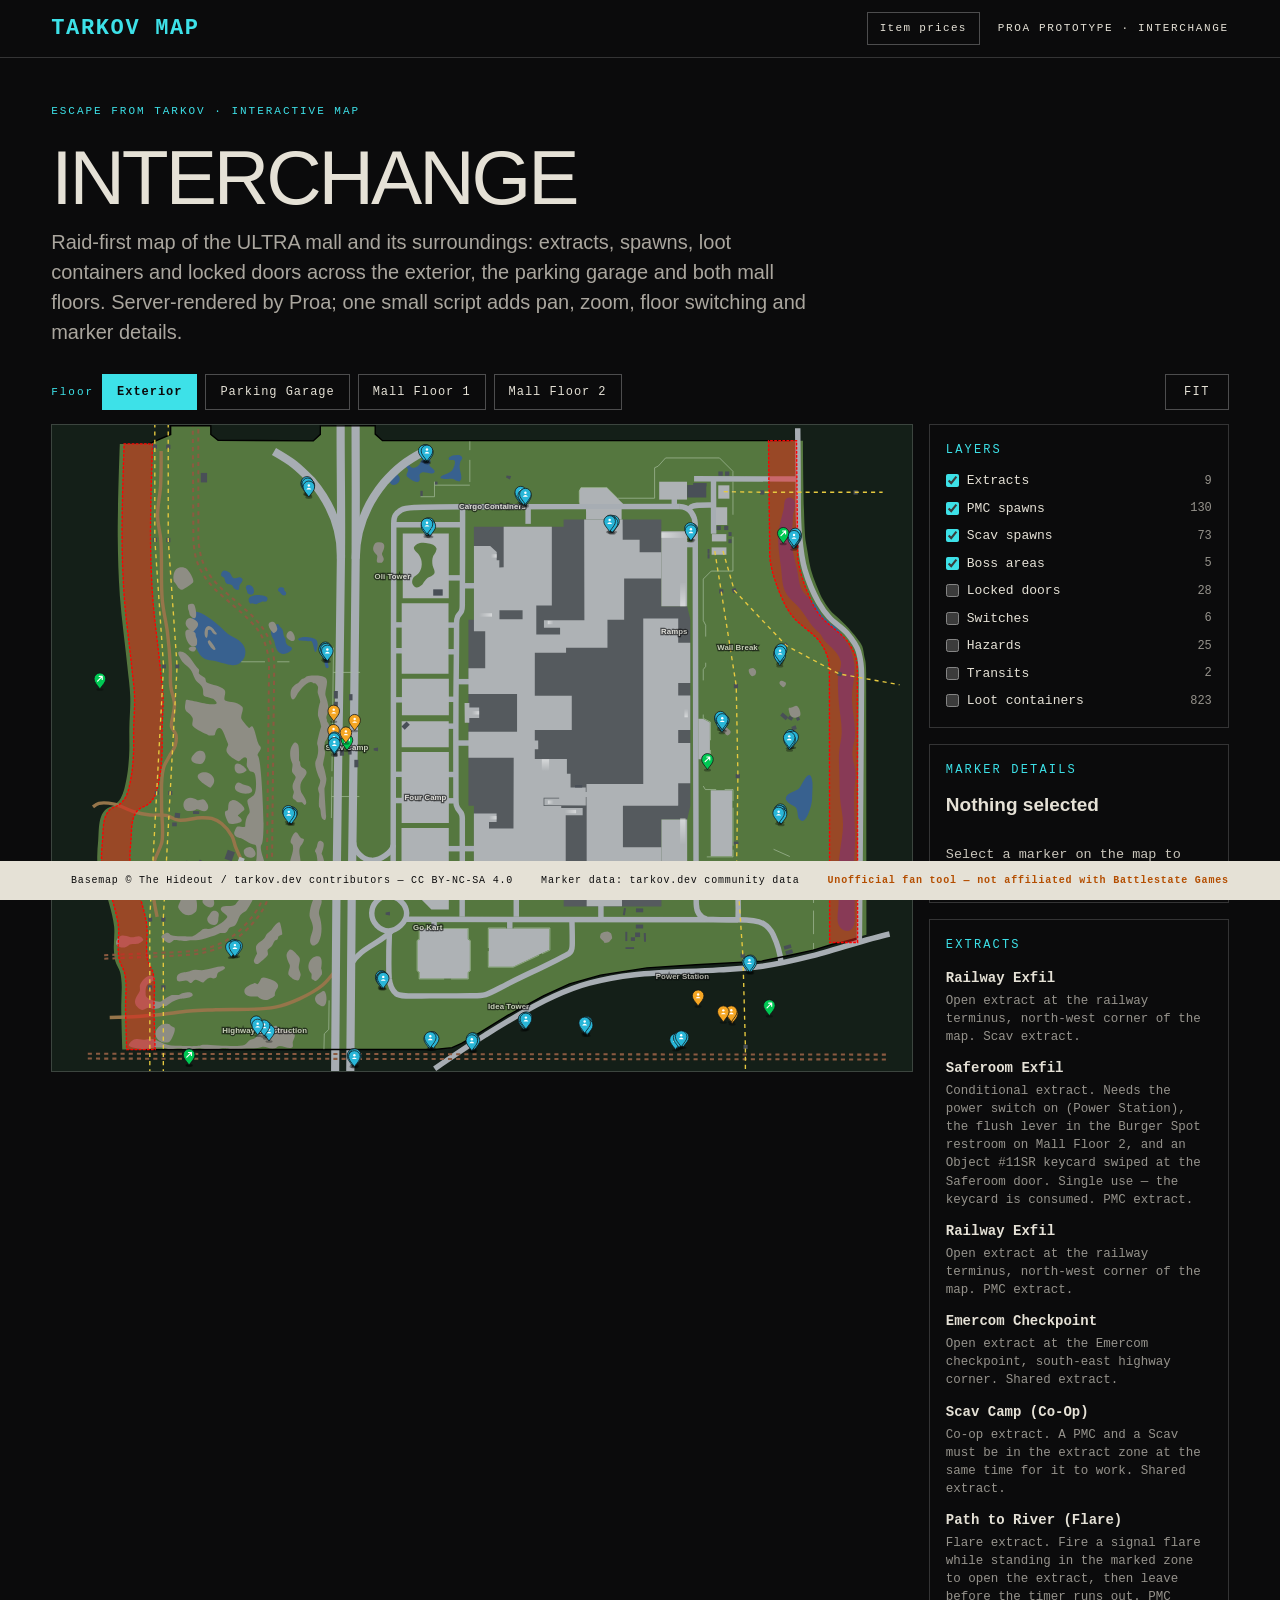
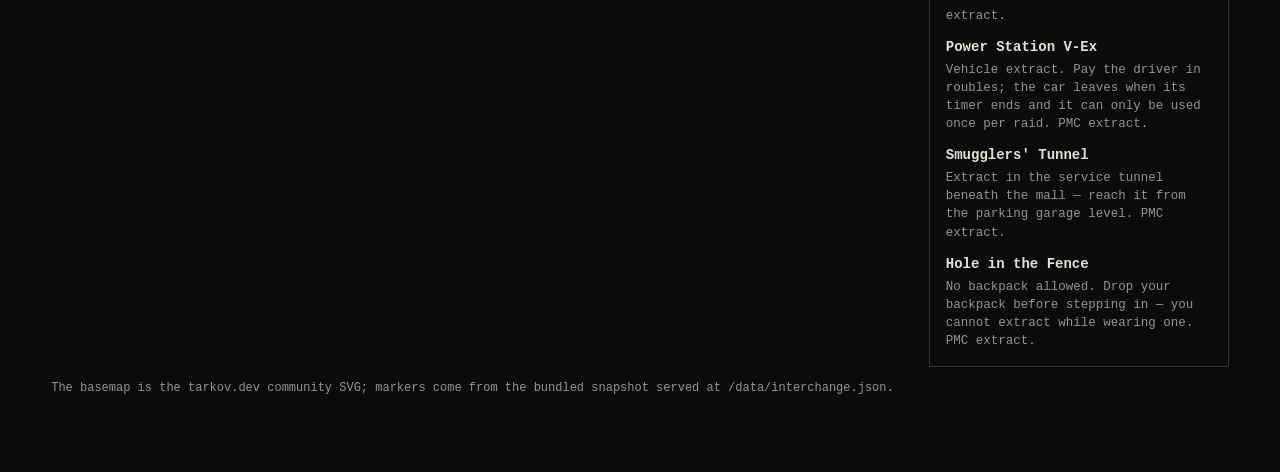
<file: index.html>
<!DOCTYPE html><!-- Rendered with Proa --><html lang="en"><head><meta charset="utf-8"><meta name="viewport" content="width=device-width, initial-scale=1"><meta name="color-scheme" content="dark"><title>Interchange — Tarkov Map</title><link rel="icon" href="static/favicon.svg"><link rel="stylesheet" href="static/styles.css?v=963e912"></head><body><main data-map-page><header class="topbar"><a class="wordmark" href="./">TARKOV MAP</a><nav class="topbar-nav"><a class="topbar-link" href="items.html">Item prices</a><span>PROA PROTOTYPE · INTERCHANGE</span></nav></header><section class="map-intro"><p class="kicker">ESCAPE FROM TARKOV · INTERACTIVE MAP</p><h1 class="map-title">Interchange</h1><p class="lede">Raid-first map of the ULTRA mall and its surroundings: extracts, spawns, loot containers and locked doors across the exterior, the parking garage and both mall floors. Server-rendered by Proa; one small script adds pan, zoom, floor switching and marker details.</p></section><section data-map-app class="map-app"><div class="map-toolbar"><div class="floor-tabs" data-floor-tabs><span class="toolbar-label">Floor</span><button type="button" class="floor-tab" data-floor-tab="exterior">Exterior</button><button type="button" class="floor-tab" data-floor-tab="garage">Parking Garage</button><button type="button" class="floor-tab" data-floor-tab="mall1">Mall Floor 1</button><button type="button" class="floor-tab" data-floor-tab="mall2">Mall Floor 2</button></div><button type="button" class="fit-button" data-fit-button>FIT</button></div><div class="map-layout"><div data-map-stage class="map-stage" id="map-stage"><svg xmlns="http://www.w3.org/2000/svg" xmlns:xlink="http://www.w3.org/1999/xlink" xml:space="preserve" id="svg235" viewBox="0 0 1127.6852 947.02582">
  <style id="style_common">
    .trees { fill:#144043 }
    .cement { fill:#c6c2c2 }
    .land { fill:#1f5054 }
    .rock { fill:#dcd5b6 }
    .water { fill:#4a6b96 }
    .wood { fill:#593700 }
    .tarmac { fill:#768089 }
    .gravel { fill:#946d3e }
    .building { fill:#1a2632 }
    .floor { fill:#70777f }
    .locked { fill:#37414c }
    .map_border { fill:none;stroke:#000;stroke-width:2 }
    .fence { fill:none;stroke:#c4e3c3;stroke-width:1 }
    .road_tarmac { fill:none;stroke:#888 }
    .road_gravel { fill:none;stroke:#946d3e }
    .road_small { stroke-width:5 }
    .road_medium { stroke-width:8 }
    .road_large { stroke-width:12 }
    .railroad { fill:none;stroke:#914833;stroke-dasharray:6;stroke-width:3 }
    .powerline { fill:none;stroke:#ffce00;stroke-width:2;stroke-miterlimit:10;stroke-dasharray:6,6 }
    .danger { fill:red;fill-opacity:.4;stroke:red;stroke-dasharray:4,2;stroke-width:2 }
    .task { fill:#000 }
    .stairs { fill:#FFD700 }
    .shadow { filter:drop-shadow(0 0 2px #000) }
  </style>
  <style id="style_interchange">
    .structure{ fill:#4b4b4b }
  </style>
  <defs id="defs1">
    <linearGradient id="rampDown_l2r">
      <stop offset="0" style="stop-color:#777777;stop-opacity:0"/>
      <stop offset="1" style="stop-color:#000000;stop-opacity:0.5"/>
    </linearGradient>
    <linearGradient id="rampDown_r2l">
      <stop offset="0" style="stop-color:#000000;stop-opacity:0.5"/>
      <stop offset="1" style="stop-color:#777777;stop-opacity:0"/>
    </linearGradient>
    <linearGradient id="rampUp_l2r">
      <stop offset="0" style="stop-color:#ffffff;stop-opacity:0"/>
      <stop offset="1" style="stop-color:#ffffff;stop-opacity:0.5"/>
    </linearGradient>
    <linearGradient id="rampUp_r2l">
      <stop offset="0" style="stop-color:#ffffff;stop-opacity:0.5"/>
      <stop offset="1" style="stop-color:#ffffff;stop-opacity:0"/>
    </linearGradient>
    <linearGradient xlink:href="#rampDown_l2r" id="linearGradient199" x1="570.80627" x2="591.41376" y1="547.44904" y2="547.44904" gradientUnits="userSpaceOnUse"/>
    <linearGradient xlink:href="#rampDown_l2r" id="linearGradient204" x1="619.79303" x2="641.30688" y1="422.59802" y2="422.59802" gradientUnits="userSpaceOnUse"/>
    <linearGradient xlink:href="#rampDown_l2r" id="linearGradient208" x1="570.74658" x2="591.21991" y1="298.05548" y2="298.05548" gradientUnits="userSpaceOnUse"/>
    <linearGradient xlink:href="#rampDown_l2r" id="linearGradient244" x1="655.25275" x2="667.29785" y1="553.22253" y2="553.22253" gradientUnits="userSpaceOnUse"/>
    <linearGradient xlink:href="#rampDown_r2l" id="linearGradient178" x1="548.24091" x2="564.77557" y1="422.53278" y2="422.53278" gradientUnits="userSpaceOnUse"/>
    <linearGradient xlink:href="#rampDown_r2l" id="linearGradient183" x1="573.39221" x2="589.56195" y1="576.43915" y2="576.43915" gradientUnits="userSpaceOnUse"/>
    <linearGradient xlink:href="#rampDown_r2l" id="linearGradient185" x1="684.66193" x2="711.6239" y1="567.37439" y2="567.37439" gradientUnits="userSpaceOnUse"/>
    <linearGradient xlink:href="#rampDown_r2l" id="linearGradient190" x1="654.51849" x2="665.97156" y1="289.8432" y2="289.8432" gradientUnits="userSpaceOnUse"/>
    <linearGradient xlink:href="#rampDown_r2l" id="linearGradient192" x1="576.3573" x2="589.80786" y1="192.79044" y2="192.79044" gradientUnits="userSpaceOnUse"/>
    <linearGradient xlink:href="#rampDown_r2l" id="linearGradient194" x1="559.69928" x2="590.40698" y1="278.69775" y2="278.69775" gradientUnits="userSpaceOnUse"/>
    <linearGradient xlink:href="#rampDown_r2l" id="linearGradient202" x1="673.22711" x2="695.30042" y1="422.70334" y2="422.70334" gradientUnits="userSpaceOnUse"/>
    <linearGradient xlink:href="#rampDown_r2l" id="linearGradient206" x1="583.65594" x2="605.47681" y1="422.56631" y2="422.56631" gradientUnits="userSpaceOnUse"/>
    <linearGradient xlink:href="#rampDown_r2l" id="linearGradient240" x1="863.42493" x2="863.42493" y1="428.76938" y2="416.15024" gradientUnits="userSpaceOnUse"/>
    <linearGradient xlink:href="#rampDown_r2l" id="linearGradient84" x1="657.24396" x2="657.24396" y1="502.37454" y2="489.20514" gradientUnits="userSpaceOnUse"/>
    <linearGradient xlink:href="#rampUp_l2r" id="linearGradient169" x1="673.34357" x2="686.22186" y1="422.54663" y2="422.54663" gradientUnits="userSpaceOnUse"/>
    <linearGradient xlink:href="#rampUp_l2r" id="linearGradient175" x1="584.40588" x2="596.59332" y1="422.229" y2="422.229" gradientUnits="userSpaceOnUse"/>
    <linearGradient xlink:href="#rampUp_l2r" id="linearGradient229" x1="577.13721" x2="585.26691" y1="192.14255" y2="192.14255" gradientUnits="userSpaceOnUse"/>
    <linearGradient xlink:href="#rampUp_l2r" id="linearGradient231" x1="559.83801" x2="578.79132" y1="278.44525" y2="278.44525" gradientUnits="userSpaceOnUse"/>
    <linearGradient xlink:href="#rampUp_l2r" id="linearGradient233" x1="549.2016" x2="559.91034" y1="421.91113" y2="421.91113" gradientUnits="userSpaceOnUse"/>
    <linearGradient xlink:href="#rampUp_l2r" id="linearGradient235" x1="574.34711" x2="585.57257" y1="575.76074" y2="575.76074" gradientUnits="userSpaceOnUse"/>
    <linearGradient xlink:href="#rampUp_l2r" id="linearGradient237" x1="657.16199" x2="657.16199" y1="507.30679" y2="489.81567" gradientUnits="userSpaceOnUse"/>
    <linearGradient xlink:href="#rampUp_l2r" id="linearGradient239" x1="685.30359" x2="702.33179" y1="566.5777" y2="566.5777" gradientUnits="userSpaceOnUse"/>
    <linearGradient xlink:href="#rampUp_r2l" id="linearGradient173" x1="628.65796" x2="641.47662" y1="422.68347" y2="422.68347" gradientUnits="userSpaceOnUse"/>
    <linearGradient xlink:href="#rampUp_r2l" id="linearGradient180" x1="580.14874" x2="592.89923" y1="547.57135" y2="547.57135" gradientUnits="userSpaceOnUse"/>
    <linearGradient xlink:href="#rampUp_r2l" id="linearGradient187" x1="579.55914" x2="593.30176" y1="297.75217" y2="297.75217" gradientUnits="userSpaceOnUse"/>
    <linearGradient xlink:href="#rampUp_r2l" id="linearGradient219" x1="863.62848" x2="863.62848" y1="428.51624" y2="415.77615" gradientUnits="userSpaceOnUse"/>
    <linearGradient xlink:href="#rampUp_r2l" id="linearGradient221" x1="859.25153" x2="859.25153" y1="267.0549" y2="229.66937" gradientUnits="userSpaceOnUse"/>
    <linearGradient xlink:href="#rampUp_r2l" id="linearGradient223" x1="827.39575" x2="865.86719" y1="161.44046" y2="161.44046" gradientUnits="userSpaceOnUse"/>
    <linearGradient xlink:href="#rampUp_r2l" id="linearGradient225" x1="858.66565" x2="858.66565" y1="575.07996" y2="615.83398" gradientUnits="userSpaceOnUse"/>
    <linearGradient xlink:href="#rampUp_r2l" id="linearGradient227" x1="826.42755" x2="864.82324" y1="682.54443" y2="682.54443" gradientUnits="userSpaceOnUse"/>
    <linearGradient xlink:href="#rampUp_r2l" id="linearGradient242" x1="661.1485" x2="668.93115" y1="289.62399" y2="289.62399" gradientUnits="userSpaceOnUse"/>
    <linearGradient xlink:href="#rampUp_r2l" id="linearGradient246" x1="660.5708" x2="669.35779" y1="622.61993" y2="622.61993" gradientUnits="userSpaceOnUse"/>
  </defs>
  <g id="Ground_Level" data-name="Ground Level">
    <g id="Base_Terrain" class="land" data-name="Base Terrain">
      <path d="m1127.69 747.162-41.27 11.484-36.66 11.291-39.01 8.53-36.739 7.449-96.386 5.404-71.785 4.546-68.048 10.614-45.401 12.824L654 836.802l-52.854 29.013-49.816 30.879-17.22 9.853-13.949 6.225-25.19 2.73-458.1031.098s-1.5442-42.934-1.6279-64.411c-.0421-10.802 1.2062-21.619.5662-32.402-.3334-5.617-.7966-11.3-2.2893-16.725-1.616-5.874-5.5539-10.942-7.1324-16.825-1.3237-4.934-1.5933-10.108-1.885-15.207-.6618-11.57 1.5037-23.237.3146-34.764-1.1957-11.592-4.4601-22.893-7.4463-34.158-4.3468-16.397-11.406-32.032-15.21581-48.562-1.00694-4.369-1.7652-8.824-2.00211-13.301-.53738-10.155.47864-20.346 1.332-30.479.98815-11.735.2235-24.038 4.38169-35.055 1.4709-3.898 3.92055-7.56 7.02963-10.332 3.4381-3.066 8.5653-3.638 12.2381-6.418 3.6132-2.735 7.0675-5.955 9.3456-9.872 4.7388-8.149 6.3181-17.824 8.2354-27.054 2.4353-11.722 3.3618-23.733 4.0916-35.684.8192-13.413.067-26.878.3156-40.315.2826-15.279 1.8437-30.552 1.3369-45.826-.4845-14.603-2.711-29.097-4.1797-43.635-3.5092-34.733-8.6059-69.321-11.0685-104.144-2.0489-28.974-2.8865-58.038-3.0766-87.084-.2959-45.221 3.0152-135.6326 3.0152-135.6326l42.5001-.1487 32.1051-13.6815-.075-12.73838 58.9-.10075V13.8489l10.636 8.546 139.573.9248 10.325-9.6421.01-12.4266 80.452-.15153V13.3819l10.629 9.6018h616.408s.62 129.1513 4.17 148.2473c1.78 9.53 3.4 19.495 4.93 29.069 2.35 14.751 8.56 29.141 14.13 42.997 4.9 12.152 13.33 26.25 23.21 34.857 16.39 14.282 26.16 24.973 37.69 40.999 5.2 7.233 4.53 15.573 6.86 24.172 1.67 6.201 1.69 19.197 1.69 19.197Z"/>
    </g>
    <g id="Water" class="water">
      <path d="M272.793 335.596c3.412-.247 6.891-1.532 9.604-3.617 1.417-1.09 3.381-2.597 3.118-4.365-.433-2.904-5.161-3.063-6.985-5.363-1.191-1.502-2.005-3.357-2.37-5.239-.19-.98.355-2.022.125-2.993-.395-1.666-1.883-2.891-2.494-4.49-1.142-2.987-.679-6.501-2.121-9.355-.917-1.815-2.786-2.977-3.991-4.615-.841-1.143-.891-3.193-2.245-3.617-1.599-.501-3.289.971-4.615 1.996-2.297 1.774-4.334 4.146-5.363 6.86-.724 1.908-.746 4.104-.374 6.111.657 3.549 3.344 6.431 4.49 9.854.608 1.817.634 3.796 1.247 5.612 1.142 3.384 2.245 6.951 4.49 9.729.915 1.131 2.169 2.013 3.492 2.619 1.239.567 2.633.972 3.992.873"/>
      <path d="M226.937 261.424c2.016-.036 3.853 1.675 5.862 1.497 1.501-.133 2.752-1.23 4.116-1.871 1.464-.688 2.802-1.702 4.365-2.12 2.255-.604 5.197 1.002 6.985-.499 1.312-1.102 1.799-3.366 1.247-4.989-.41-1.205-1.844-1.824-2.994-2.37-2.269-1.077-4.849-1.515-7.358-1.621-4.4-.186-9.219-.343-13.097 1.746-1.842.992-3.673 2.694-4.115 4.739-.34 1.569.55 3.236 1.371 4.615.362.606.814 1.323 1.497 1.497.714.182 1.384-.61 2.121-.624"/>
      <path d="M193.278 215.991c-2.396-1.582-5.677-3.53-8.29-2.341-2.302 1.048-3.809 4.395-3.243 6.86.43 1.874 3.43 2.014 4.49 3.617 1.096 1.658.769 3.942 1.621 5.738.435.917.918 1.908 1.747 2.494 2.148 1.521 5.434.635 7.608 2.121 1.888 1.29 2.195 4.246 4.116 5.488 1.748 1.129 4.355 2.507 6.094 1.363 1.518-.998.456-3.626 1.015-5.355 1.116-3.451 5.359-6.303 4.615-9.853-.284-1.356-1.803-2.329-3.127-2.738-3.121-.966-6.705 2.399-9.732 1.168-3.399-1.381-3.852-6.542-6.914-8.562"/>
      <path d="M268.922 237.738c-1.477.189-2.94 1.294-3.617 2.62-.416.814-.396 1.919 0 2.744.461.959 1.728 1.256 2.494 1.995 1.147 1.105 1.817 2.701 3.119 3.617.947.667 2.085 1.277 3.242 1.247.819-.02 1.728-.362 2.246-.997.617-.759.825-1.911.623-2.869-.349-1.66-2.469-2.503-2.993-4.116-.232-.712.422-1.627 0-2.245-1.032-1.511-3.299-2.228-5.114-1.996"/>
      <path d="M222.766 234.654c-1.646-.143-3.751.596-4.507 2.065-.904 1.758.551 3.931 1.127 5.822.515 1.69.613 3.876 2.066 4.882 1.905 1.32 5.242 1.852 6.948.282 2.189-2.016 1.705-6.258.375-8.92-1.086-2.175-3.587-3.922-6.009-4.131"/>
      <path d="M1047.62 518.495c2.19 8.138.56 17.5.56 25.803 0 4.723-.53 8.862-1.68 13.462-.84 3.349-7.51 30.075-16.83 20.754-3.83-3.833-1.83-14.177-5.61-17.949-3.39-3.398-17.92-7.902-14.02-15.706 3.07-6.148 14.28-7.551 19.07-12.341 3.38-3.377 14.03-30.676 18.51-14.023"/>
      <path d="M1010.89 107.32c2.74-1.809 7.64-1.197 9.78 1.305 5.65 6.614-.41 17.389-.65 26.083-.39 13.912-2.51 27.867-1.31 41.733 1.11 12.826 5.11 25.237 7.83 37.82 1.88 8.711 1.81 18.151 5.87 26.084 4.63 9.046 13.87 14.882 20.21 22.822 5.35 6.693 7.89 16.085 15 20.867 5.38 3.62 2.41 4.637 8.11 7.738 10.8 5.882 13.35 12.086 20.26 22.257 6.85 10.081 11.74 21.877 13.69 33.909 2.83 17.411-3.45 35.179-3.26 52.818.21 18.104 5.15 36.027 4.57 54.123-.29 8.787-3.94 17.291-3.91 26.083.02 9.898 4.15 19.453 4.56 29.343.38 9.145-1.63 18.241-1.96 27.388-.26 7.385-.09 14.781 0 22.17.22 17.828 1.62 35.645 1.31 53.471-.26 14.586-2.46 29.101-2.61 43.689-.17 16.748 3.09 33.499 1.96 50.21-.77 11.231 3.37 26.825-5.87 33.256-3.99 2.777-11.09.995-14.35-2.608-9.07-10.023-2.49-26.931-3.26-40.429-.74-13.028-1.75-26.084-1.3-39.125.36-10.7 2.12-21.306 3.26-31.952 1.46-13.7 4.59-27.303 4.56-41.081-.02-13.346-3.65-26.462-4.56-39.777-.67-9.76-.45-19.562-.65-29.343-.24-11.737-1.31-23.491-.66-35.212.56-10.068 3.74-19.914 3.92-29.996.28-16.154-3.65-32.123-4.57-48.254-.64-11.286-1.53-22.637-.65-33.908.58-7.482 5.66-14.871 3.91-22.171-2.52-10.57-11.44-18.864-19.56-26.083-9.39-8.345-5.88-10.627-15.33-18.91-9.91-8.685-15.77-21.114-24.13-31.3-7.13-8.696-17.31-15.289-22.17-25.431-5.34-11.15-4.9-24.258-6.52-36.516-2-15.14-4.765-30.399-3.911-45.646.743-13.279 4.721-26.191 7.821-39.125 1.32-5.487-.14-13.197 4.57-16.302"/>
      <path d="M525.335 44.213c-3.766-.2382-13.223 2.9128-9.14 6.9962.831.8309 5.674-1.097 7.561.7899 2.527 2.5274-1.811 12.9819-3.611 14.7825-2.549 2.5485-6.621 4.5076-10.594 5.8774-1.317.4539-7.127 3.0511-6.293 4.7202 1.896 3.7914 16.71-.1666 18.805 1.9279.877.8766 7.506 4.0897 8.915 3.3853 7.34-3.6704-1.401-17.306.451-24.7126.384-1.537.522-3.0331 1.016-4.5137.727-2.1812 4.621-4.5188 1.692-7.4476-2.898-2.898-5.549-1.8055-8.802-1.8055"/>
      <path d="M439.294 60.6702c6.403-.2769-.241 11.0987 1.804 13.1436 5.106 5.1057 1.73 12.3245-4.639 13.9168-1.124.281-4.176.2052-4.896-.5155-7.276-7.275-.772-26.1771 7.731-26.5449"/>
      <path d="M452.953 57.3195c-.612.5311-2.092.454-1.031 2.5772.804 1.6069 2.093 3.3818 3.093 4.3812 2.539 2.5388-2.777 7.59-1.289 10.5664 1.403 2.8058 14.222 11.55 18.04 7.7315 3.75-3.75-3.026-10.4166 4.382-12.8858 4.887-1.629 14.096 3.9438 18.04 0 2.944-2.9444-4.613-7.4473-6.443-9.2779-1.947-1.9472 2.365-7.6863.258-9.7932-1.774-1.7739-9.726-1.3563-11.598.5154-4.132 4.1322-2.101 7.1072-9.535 10.8241-7.981 3.9905-10.395-7.6969-13.917-4.6389"/>
      <path d="M338.269 336.17c-2.585 1.061-2.185 4.246-3.608 5.67-2.795 2.795-.825 16.649 3.608 14.432 3.03-1.515-.965-6.059.258-8.505 1.039-2.079 4.095-13.384-.258-11.597"/>
      <path d="M321.26 331.273c1.987-4.197 3.05-12.928 0-15.978-4.323-4.322-21.776-6.316-26.288-1.804-4.172 4.172 18.912 3.191 19.071 3.35 3.614 3.614 4.259 20.68 7.217 14.432"/>
      <path d="M188.908 303.965c-8.954-9.165-23.287-21.533-36.181-27.98-1.167-.583-6.826-3.305-8.202-1.93-13.662 13.663-3.666 53.259 9.649 66.574 4.928 4.929 15.915 4.582 22.674 6.272 5.638 1.409 19.859 6.033 25.327 5.065 9.767-1.728 17.997-13.548 14.231-24.844-4.388-13.164-20.935-16.439-27.498-23.157"/>
    </g>
    <g id="Structure" class="structure">
      <path d="m827.051 138.497-143.313.015v10.694H552.234v136.242h-7.971v272.834h7.921V675.98h-1.866v18.947h18.704v-2.246h114.874v13.026h143.293v-127.31h37.692l4.67-20.073V285.22l-4.67-19.372h-37.83Z"/>
    </g>
    <g id="Gravel" class="road_gravel  road_small">
      <path d="M349.613 799.308s-11.925 15.751-19.476 21.982c-10.091 8.329-21.905 14.503-33.785 19.985-11.274 5.203-23.034 9.776-35.233 12.089-28.639 5.428-58.244 2.489-87.36 3.861-12.872.606-25.77.851-38.612 1.93-15.013 1.262-29.887 3.888-44.8861 5.31-15.7361 1.491-31.5029 2.815-47.2995 3.378-5.3058.189-24.611.724-24.611.724"/>
      <path d="M210.679 636.103s-5.725-12.194-8.115-18.485c-1.823-4.798-2.26-10.155-4.734-14.652-3.91-7.105-9.231-13.631-15.554-18.709-4.218-3.388-9.219-5.971-14.426-7.439-4.932-1.39-10.206-1.213-15.329-1.127-11.258.189-22.424 5.081-33.587 3.607-6.391-.845-11.714-5.712-18.033-6.988-7.6631-1.548-15.6708.161-23.4434-.677-7.6777-.827-15.34-2.168-22.7671-4.282-10.2266-2.912-19.3548-9.285-29.755-11.497-7.2852-1.549-15.06678-2.836-22.31618-1.127-3.2747.772-8.79124 4.959-8.79124 4.959"/>
      <path d="M87.8943 721.141s-5.3342-24.819-6.4366-37.741c-1.1864-13.908-1.1922-28.846 2.048-42.423 2.462-10.316 8.3832-18.425 11.1177-28.672 1.061-3.976 1.0418-8.176 1.1703-12.288.4695-15.019-1.6383-30.031-1.4628-45.056.2041-17.483-1.5645-35.473 2.9257-52.37 1.6241-6.112 5.5294-11.378 8.4844-16.969 2.713-5.134 6.824-9.65 8.485-15.214 1.565-5.247 2.342-11.036 1.17-16.384-.953-4.349-5.609-7.329-6.437-11.703-.987-5.218 1.338-10.536 2.048-15.799.751-5.563 2.527-11.066 2.341-16.676-.301-9.061-4.541-17.616-5.559-26.624-1.139-10.081-.056-20.297-.585-30.428-.837-16.03-2.132-32.05-4.096-47.981-1.946-15.786-6.1286-31.268-7.6068-47.104-2.7838-29.821.0651-59.967-2.3406-89.82-.9328-11.575-4.4812-22.912-4.6811-34.523-.2515-14.602 3.5319-29.014 4.3885-43.5932 1.0069-17.1371.8777-51.4925.8777-51.4925"/>
    </g>
    <g id="Roads" class="road_tarmac">
      <g id="Normal_Roads" class="road_medium" data-name="Normal Roads">
        <path d="M371.839 791.311c14.514-25.829 42.63-30.618 61.465-51.118"/>
        <path d="M453.672 715.553c.227 12.606-14.117 26.222-26.725 26.062-12.291-.158-24.699-11.961-24.477-26.062.214-13.064 10.305-24.768 24.074-24.92 14.6-.054 26.908 12.735 27.128 24.92Z"/>
        <path d="M375.848 611.636c.195 11.491 12.638 26.263 26.811 26.582 12.852.288 30.38-12.701 31.501-22.739"/>
        <path d="M433.79 690.182c1.321-372.342.972-539.185.949-545.514s.745-9.868 2.59-12.613 4.422-5.271 8.032-7.376 14.905-3.363 19.675-3.623c4.771-.26 13.585-1.076 68.095-1.173"/>
        <path d="M738.453 703.936v21.431"/>
        <path d="m939.504 725.44-487.017-.82"/>
        <path d="M695.935 722.238c.009 6.913.238 11.697.349 17.224.169 8.511.201 13.852.178 20.922-.28 5.229.651 10.977-5.13 14.502-28.254 16.081-62.396 30.406-91.5 45.511-8.95 4.446-22.016 12.08-30.262 14.524-7.477 2.215-14.419 1.799-22.216 1.847-20.106.123-38.313.233-60.127.154-18.706.042-42.61 1.847-48.871-3.131-6.481-5.55-9.34-12.792-10.319-22.695-.946-13.264-.479-23.843-.472-37.625.006-10.957.957-24.531.774-32.971"/>
        <path d="M535.681 120.89s-.121 113.096-.434 141.108c-.05 4.421.283 7.601-1.197 10.89-1.386 3.083-4.262 5.04-5.583 7.926-1.215 2.658-1.666 6.672-1.657 9.79.125 43.479-.741 80.121-.89 120.184-.165 44.759-.337 89.709 0 134.278.026 3.371-.114 9.167.672 12.593.914 3.986 3.991 7.626 5.952 9.899 3.469 4.023 2.682 7.418 2.698 12.778.127 46.257-.239 140.566-.239 140.566"/>
        <path d="M532.529 119.842c109.513.22 210.884-.521 320.668-.476"/>
        <path d="M939.504 725.44s.539-16.427 0-31.097c-.544-14.785-14.901-25.736-30.913-28.018-12.999-1.853-44.156-1.46-44.156-1.46"/>
        <path d="M877.959 666.002c-.166-48.595-.157-224.139-1.309-521.737-.584-9.27-6.133-24.868-23.61-24.893"/>
        <path d="M1002.46 787.74s-1.77-19.587-11.562-40.655c-3.032-6.024-8.537-12.665-14.343-16.093-9.284-5.477-37.051-5.552-37.051-5.552s-29.372 0-45.871-1.023c-11.832-3.101-15.228-13.359-15.429-22.457-.29-13.025-.224-29.371-.245-35.468"/>
        <path d="M513.877 659.713h18.958"/>
        <path d="M514.204 621.114h18.23"/>
        <path d="M512.804 550.918h11.213"/>
        <path d="M512.439 512.397h12.005"/>
        <path d="M512.416 441.475h12.005"/>
        <path d="M449.643 512.082h-13.28"/>
        <path d="M449.643 550.553h-13.371"/>
        <path d="M450.854 402.879h-14.673"/>
        <path d="M512.617 332.444h12.005"/>
        <path d="M513.062 293.351h11.56"/>
        <path d="M451.582 293.026h-15.777"/>
        <path d="M451.246 330.945h-15.777"/>
        <path d="M514.231 224.081h18.514"/>
        <path d="M434.38 146.154h100.137"/>
        <path d="M631.723 120.923v23.994"/>
        <path d="M614.363 720.994v-31.135"/>
        <path d="M604.838 722.569v15.828"/>
        <path d="M493.833 726.704v14.124"/>
        <path d="M525.226 402.132h-12.005"/>
        <path d="M864.641 175.295h15.226"/>
        <path d="M536.844 235.675h18.514"/>
        <path d="M528.127 376.261h18.513"/>
        <path d="M528.413 466.241h18.513"/>
        <path d="M536.206 621.055h18.514"/>
        <path d="M846.019 108.196v8.945"/>
        <path d="m903.518 80.8544.183 78.5306"/>
        <path d="m1028.02 79.0612-153.025-.1501"/>
        <path d="M902.533 117.186c-17.28-.202-32.747-.317-33.909 6.061"/>
        <path d="M1161.63 746.138c-28.84 6.091-85.41 25.046-114 32.234-23.89 6.006-47.955 11.585-72.338 15.125-21.113 3.067-42.506 3.761-63.789 5.261-41.18 2.903-82.634 2.433-123.636 7.234-22.55 2.641-44.649 6.501-66.595 12.321-18.23 4.834-35.366 11.77-52.545 19.554-34.948 15.836-67.128 36.028-99.653 56.382-28.817 18.034-74.355 49.362-74.355 49.362"/>
        <path d="M1117.31 757.28s2.48-260.058 3.26-388.45c.08-12.184-1.07-24.57-4.4-36.288-2.97-10.406-10.21-19.222-17.16-27.483-7.47-8.867-18.2-14.539-25.94-23.169-6.03-6.721-11.37-14.146-15.76-22.035-8.33-14.97-14.79-30.775-19.79-47.439-5.2-17.344-6.62-35.656-8.25-53.69-1.81-20.111-1.67-40.364-1.67-60.5574.01-35.0183-.65-93.39362-.65-93.39362"/>
      </g>
      <g id="Highways" class="road_large">
        <path d="M478.475 39.0898c-26.897 14.6763-39.424 24.1391-57.743 45.0851-23.053 28.0491-41.54 62.7461-41.782 111.7851"/>
        <path d="M348.819 946.999c.148-153.392 2.956-330.318 4.832-484.737.938-77.21 3.189-196.881 3.744-274.029.556-77.149-.585-111.7744-.511-188.47288"/>
        <path d="M259.163 38.8309c28.247 16.232 32.586 20.0323 55.308 42.648 24.094 28.6581 44.204 64.6431 42.85 114.4691"/>
        <path d="M371.059 947.026c0-153.401 3.694-367.166 5.571-521.626.938-77.23 1.727-154.46 2.281-231.557.553-77.097-.121-117.1444-.121-193.843"/>
      </g>
    </g>
    <g id="Rocks" class="rock">
      <path d="M102.722 877.705c-6.9739-.015-9.558 1.716-12.832 4.99-11.9875 11.987 2.2993 26.204 15.684 21.742 2.759-.92 10.73-17.785 7.486-21.029-1.284-1.284-3.688-1.549-4.99-2.852-1.649-1.649-2.423-2.845-5.348-2.851m159.143 3.111c-2.155.01-5.466 2.543-5.872 2.949-2.143 2.144-8.119-2.931-10.337-.713-4.149 4.149-8.289 10.07-13.545 15.327-2.784 2.783-7.098 1.751-9.623 4.277-2.433 2.433-4.209 5.415-6.899 6.299-12.871 4.227-60.054-2.436-62.607.117-2.825 2.824-29.63 1.015-38.496 1.068-18.8232.113-31.2203-14.404-40.9695-9.529-6.7927 3.396-19.1338-7.537-27.4016 8.24-1.752 3.343 18.8125 5.924 20.6071 5.924 5.9813 0 14.239-2.08 19.873-2.08 6.6816 0 10.129-.277 16.127 1.723 6.782 2.26 16.447-1.765 22.812.357 10.272 3.424 20.631-2.329 25.665-1.07 1.91.477 18.966 2.627 23.257 2.437 2.428-.107 6.351-2.344 9.268-2.344 2.258 0 9.705.457 11.742 1.475 3.798 1.899 12.669-.405 20.254-.932 5.077-.352 14.409-.279 14.609-.279 2.246 0 8.099-1.274 10.694-2.139 6.896-2.298 16.007 6.804 23.168-.357 4.167-4.167 15.992 4.285 21.386 1.07 2.907-1.732.076-6.566 1.426-9.267 8.731-17.461-5.559-12.583-14.613-17.11-3.606-1.803-7.295-3.017-9.268-4.99-.323-.324-.76-.455-1.257-.453"/>
      <path d="M923.678 455.31c-1.495-.826-2.805-2.331-3.796-3.322-.779-.778-2.608-1.988-3.037-2.847-.889-1.777 3.286-7.041 6.169-5.6.954.477 1.64 1.45 2.373 2.183.814.815 2.01 1.496 2.657 2.468 2.15 3.225-1.952 6.514-4.366 7.118"/>
      <path d="M1014.41 414.688c1.22-.576 3.37.143 4.37-.854.72-.719 1.84-.603 2.56-1.329.6-.597 1.39-.4 2.18-.664 4.96-1.651 8.78 10.835 7.12 14.142-.7 1.406-4.14 2.499-5.88 2.847-6.91 1.382-8.61-2.49-10.35-7.688-.21-.647.01-1.685-.28-2.278-.51-1.011-.82-3.652.28-4.176"/>
      <path d="M955.568 358.122c.266-.392 4.867-2.55 6.739-1.614 3.276 1.639 4.775 4.97 3.037 8.447-.243.485-.686 1.719-1.234 1.993-1.175.588-2.312.911-3.606 1.234-2.475.619-6.829-7.271-4.936-10.06"/>
      <path d="M1003.78 374.921c1.8.692 4.1 1.347 5.51 2.752 1.8 1.807-1.75 7.813-3.89 6.739-1.47-.732-4.59-3.709-5.13-5.315-.79-2.373 1.46-4.966 3.51-4.176"/>
      <path d="M117.225 210.346c2.629-1.619 7.238-2.301 10.44-1.234 1.057.353 1.879.702 2.752 1.139 3.309 1.655 11.862 15.477 10.441 19.742-.712 2.133-13.646 10.767-16.515 11.484-2.136.534-5.613-2.59-6.454-4.271-1.15-2.3-3.602-5.691-5.315-7.403-.452-.453-.557-2.289-.664-3.037-.873-6.113.9-13.7 5.315-16.42"/>
      <path d="M133.478 263.585c-.574.245-.61 5.714.52 7.973 1.369 2.737.734 6.454 2.773 8.493 13.219 13.218 7.565-16.372 4.68-17.333-3.705-1.235-5.34-.259-7.973.867"/>
      <path d="M130.011 288.025c1.456-3.827 5.105-6.548 9.534-4.334 12.566 6.283 9.436 11.191 1.733 18.894-1.458 1.458-14.216-6.808-11.267-14.56"/>
      <path d="M143.705 304.838c.677.48.573 3.627 1.213 5.547.665 1.996 1.56 3.454 1.56 5.547 0 2.558.35 6.758-1.733 7.8-.551.275-1.539-.097-2.08.173-8.73 4.365-16.458-18.556-12.307-22.707 4.073-4.073 11.482 2.32 13.347 3.64"/>
      <path d="M137.465 325.118c-8.995 2.836 2.401 9.213 5.2 6.414 4.906-4.907.741-8.287-5.2-6.414"/>
      <path d="M257.586 288.545c-11.522.191-4.539 11.408.173 16.12 1.358 1.357 5.547-1.925 5.547-2.947 0-1.012 1.06-2 .693-3.467-.907-3.627-3.073-9.762-6.413-9.706"/>
      <path d="M288.786 307.785c-5.329-13.676-14.584.323-10.053 4.853 6.961 6.962 13.84 4.866 10.053-4.853"/>
      <path d="M121.323 332.118c12.118-.213 19.267 17.795 27.6 26.128 1.45 1.45-.773 5.115.368 6.256 2.805 2.804 6.315 3.738 8.832 6.256 1.229 1.229.546 5.609 2.576 6.624 8.594 4.297 19.263 4.174 25.761 10.672 3.726 3.727-2.466 14.039 1.104 15.824 8.417 4.209 15.356-.468 25.024 9.2 3.344 3.345-3.5 12.966-.943 18.08 1.021 2.042 9.303 12.141 10.436 12.757 2.025 1.1 3.673-3.95 5.595-1.765 4.853 5.521 5.715 23.454 11.172 28.911 4.081 4.081-5.905 11.042-3.265 13.683 5.388 5.388 8.285 92.682 8.285 98.719 0 5.861-.155 28.86-2.944 31.648-3.741 3.741 2.918 20.113 3.68 23.92.798 3.993-3.916 27.941-5.152 31.649-1.262 3.786-10.217 21.488-15.136 16.569-1.824-1.825-4.222-7.223-5.84-8.841-1.65-1.65-5.411-1.989-6.624-4.416-2.704-5.409 5.674-23.132 8.784-26.242 6.822-6.822 9.775 1.315 12.56-9.823.808-3.234 1.818-21.93-1.84-22.438-8.912-1.235-16.836-9.515-21.496-10.097-3.746-.468-10.862-3.594-8.68-9.049 1.099-2.748 1.87-6.046 3.916-7.474 2.188-1.528 11.906 2.476 11.954-.915.097-6.798 1.949-14.564 5.379-17.994 4.217-4.218-5.222-17.15-1.377-20.995 1.825-1.825 6.354-4.24 8.464-6.35 4.488-4.489 4.076-26.071 1.104-32.016-1.157-2.315-5.774-2.094-6.992-3.312-1.085-1.085-1.86-3.7-2.944-4.784-3.513-3.513.681-11.831-1.84-14.352-3.723-3.723-8.434 4.169-11.162 4.652-2.042.361-11.873-6.343-13.862-8.332-9.737-9.737.19-12.867-2.208-17.665-2.893-5.785-6.84-20.182-11.126-22.107-5.994-2.692-7.639 9.224-8.011 9.595-.873.874-7.727 1.289-8.832.736-7.322-3.661-17.366-7.43-23.184-13.248-2.873-2.873 1.027-8.986-.736-12.512-5.456-10.911-13.565-5.773-10.304-22.08.226-1.13-.004-3.678 1.472-4.416 2.297-1.148 59.901 16.136 40.008-.745-1.484-1.259-13.131-3.563-14.153-4.585-4.013-4.013 2.921-10.327-8.191-19.326-6.163-4.991-6.278-9.612-9.936-16.928-3.453-6.906-12.379-10.406-15.456-16.56-1.761-3.523-7.944-12.405-1.84-12.512"/>
      <path d="M201.548 503.607c-1.498-17.35 19.535.704 17.296 2.944-5.665 5.665-16.428 7.108-17.296-2.944"/>
      <path d="M204.492 525.319c2.425-2.974 6.717.415 9.568 1.84 3.249 1.625 7.596.972 10.304 3.68 14.951 14.951-34.218 12.07-19.872-5.52"/>
      <path d="M197.868 549.975c8.085-1.413 20.402 11.614 17.664 14.352-2.825 2.824-6.278 4.805-9.2 7.728-1.087 1.087 8.778 5.574 4.784 9.568-1.642 1.642-13.78 4.519-17.664 2.576-1.514-.757-8.484-15.069-5.52-18.032.744-.744 2.63-.791 3.312-1.472 2.13-2.13-1.462-13.307 6.624-14.72"/>
      <path d="M152.059 477.459c-6.945-.148-8.457 3.501-10.496 5.54-11.977 11.977 9.322 16.438 13.248 12.512 7.035-7.035 4.192-17.903-2.752-18.052"/>
      <path d="M149.659 511.335c12.158-7.893 30.004 6.796 18.032 18.768-.468.468-.978 2.271-2.576 1.472-4.365-2.183-24.618-14.292-15.456-20.24"/>
      <path d="M131.259 547.767c5.838-2.74 10.853-.278 15.088 1.84 3.166 1.583 8.236-2.805 11.04 0 2.783 2.783 8.578 9.822 3.312 15.088-4.75 4.751-13.336-3.592-16.192-.736-1.408 1.408-10.952 2.62-13.248 1.472-6.556-3.278-6.271-14.721 0-17.664"/>
      <path d="M218.844 619.895c.598-.388 5.335-3.128 8.832.368 15.116 15.116-12.88 20.542-12.88 4.416 0-1.968 2.238-3.611 4.048-4.784"/>
      <path d="M125.739 686.136c19.676-15.635 23.838 22.531 18.768 27.6-9.793 9.793-20.658 3.947-25.392-5.52-1.475-2.951 2.351-8.3 2.944-10.672.814-3.254.284-8.709 3.68-11.408"/>
      <path d="M161.435 683.192c3.116.403 5.036 2.343 6.256 4.784 12.492 24.982-8.314 21.642-12.88 12.512-1.954-3.909 3.149-7.319 2.208-9.2-2.651-5.303-5.847-9.427 4.416-8.096"/>
      <path d="M228.525 691.929c2.301 1.432-9.058 19.343-10.049 20.335-1.741 1.741-5.309 2.732-7.728 5.152-3.891 3.89-4.207 11.566-8.832 16.192-2.063 2.063-6.538 1.754-8.464 3.68-2.036 2.035-2.105 5.468-5.152 6.992-2.573 1.286-6.914-.223-9.569 1.104-8.478 4.239-16.84 5.859-25.76 8.832-6.74 2.247-13.545.026-20.71 1.817-4.914 1.229-18.915-1.936-19.77-1.081-6.889 6.889-8.767 4.258-13.9358.595-5.8951-4.179-6.6345-6.842 2.5278-10.899 3.839-1.7 4.692 2.3 7.728 3.312 5.656 1.885 12.371 1.472 18.768 1.472 2.98 0 9.94 1.286 12.512 0 2.989-1.494 10.247-6.198 13.248-9.2 2.585-2.585 8.524-.954 12.144-1.84 5.953-1.457 20.097-9.519 25.025-16.56 2.602-3.719-13.905-8.912-8.096-14.72 3.845-3.846 16.028.164 20.24-4.048 1.738-1.739 2.474-3.947 4.784-6.256 1.361-1.361 4.487-.807 5.888-2.208 6.044-6.044 4.482-9.343 15.201-2.671"/>
      <path d="M169.531 712.632c1.214-.52 4.582-.939 7.36 1.84 2.747 2.746.736 6.82.736 9.568 0 17.666-24.256 5.12-13.616-5.52 2.037-2.036 2.527-4.607 5.52-5.888"/>
      <path d="M748.132 742.384c-3.277.362-7.231.966-9.506 3.24-.706.706-.625 1.683-1.08 2.593-1.848 3.696 2.385 6.058 4.537 8.21.783.783.901 1.873 1.836 2.808.282.282 4.507-.401 4.537-.432.537-.537 1.616-.643 2.269-1.296 1.492-1.492 2.84-3.596 4.104-4.861.69-.69-1.356-7.189-1.62-7.454-.464-.463-4.376-2.886-5.077-2.808"/>
      <path d="M413.522 171.746c-5.717-.132-6.997 1.922-8.504 6.443-1.835 5.503 1.596 9.07 4.639 12.113 2.803 2.804-1.546 8.505 1.288 11.34.714.713 6.137.563 6.701 0 6.458-6.458-1.99-9.938.258-14.433 3.5-7 6.008-15.222-4.382-15.463"/>
      <path d="M325.142 833.506c1.511-.683 6.099-5.307 8.199-3.208 3.86 3.861 5.06 24.737-4.991 21.387-9.556-3.186-12.967-13.762-3.208-18.179"/>
      <path d="M323.717 778.971c8.775.344 4.324 17.869 4.633 18.178.732.731 1.809 6.72 1.07 8.198-1.152 2.304-7.892 12.07-10.694 9.268-1.098-1.098-2.982-1.557-3.92-2.495-1.653-1.653.463-7.022-1.07-8.555-8.713-8.713-2.08-25.068 9.981-24.594"/>
      <path d="M249.22 811.05c4.887 1.598 16.04 4.675 16.04 11.05 0 3.503-2.215 4.787-3.564 7.485-3.864 7.728 3.656 5.479-9.624 12.119-6.295 3.148-12.7.132-16.753-3.921-.335-.335-19.604 2.523-19.604-7.841 0-6.515 10.099-9.327 14.97-11.763 1.514-.757 3.55 2.51 4.634 1.426 5.662-5.662 2.653-12.232 13.901-8.555"/>
      <path d="M293.776 814.258c3.064.291 3.017-4.253 4.277-6.772 1.198-2.396-2.048-8.01-2.495-10.693-.774-4.643 2.937-11.948 1.069-15.684-1.055-2.109-2.998-4.067-4.277-5.346-1.288-1.288-7.877-8.876-10.694-6.06-1.477 1.478-2.363 2.588-3.564 4.99-1.978 3.957 2.345 12.889 3.921 16.04 2.32 4.641-4.778 12.331-.357 16.753 5.005 5.004 7.499 6.334 12.12 6.772"/>
      <path d="M80.7496 855.683c2.3824.683 9.9841.278 13.5161-3.254 1.347-1.347 6.3843.374 8.0093-1.252 4.107-4.106 11.085-7.533 17.772-9.761 2.357-.786 26.276-1.007 18.522-8.761-2.757-2.756-15.258-.01-17.521 2.253-1.585 1.585-10.308-.228-12.766 1.001-2.218 1.109-11.4876 6.232-13.2654 8.01-4.2712 4.271-17.5054-2.371-20.7748-4.005-3.1444-1.572-3.2539-3.942-3.2539-7.259 0-16.206 5.1465-11.904 13.2659-20.024.873-.873-.1547-2.157-.5006-2.503-7.5274-7.527-17.1156 2.694-20.7749 10.012-1.3807 2.762.666 7.178-.7509 10.012-3.6973 7.395-11.4714 15.06-3.0036 23.528 8.7278 8.728 12.0998-.699 17.1596.751Z"/>
      <path d="M46.7556 762.129c2.0016-1.619 13.2761-1.548 13.626-1.723 1.5689-.785 8.2261-4.065 7.0479-6.422-4.8277-9.655-12.6777-.989-19.5775-3.289-3.3602-1.12-9.1523-3.057-12.6862-1.879-6.7213 2.24-11.7521 13.311-2.3493 16.445 6.8403 2.28 10.8313-.619 13.9391-3.132"/>
      <path d="M175.009 305.003c-.824-1.497-2.372-2.445-3.065-3.832-1.267-2.534-3.024-3.855-5.518-5.518-8.614-5.742-11.229 11.762-7.05 15.94 3.265 3.266 2.836-10.346 3.065-10.575.432-.433 1.017-.646 1.839-.92.435-.145 1.644-.042 1.839.153 2.881 2.88 3.485 7.051 8.277 7.051.972 0 .977-1.638.613-2.299"/>
      <path d="M162.441 316.498c-2.568 1.358 8.487 17.511 11.035 12.415.829-1.658-7.512-12.111-8.583-13.181-.742-.742-1.835.44-2.452.766"/>
      <path d="M314.464 367.406c2.408-.404 16.053-.923 20.209 3.233 6.13 6.131-2.289 19 .269 26.675 2.295 6.885 6.186 18.344 2.425 25.866-.4.8-2.221 6.132-1.078 7.275.988.988.09 3.862 1.078 4.85 6.528 6.529 1.758 23.839-3.233 28.831-1.259 1.259-.055 4.366-1.078 5.389-1.743 1.743 1.078 8.394 1.078 10.508 0 4.202-3.675 17.169-2.964 18.592 1.352 2.704 4.85 17.095 4.85 19.939 0 3.888-1.43 10.547-2.695 13.472-.792 1.831 2.281 37.277 2.281 40.626 0 1.873-.297 7.8-3.503 6.197-6.242-3.121-2.788-14.644-6.466-18.322-1.676-1.676.357-18.702-.126-20.148-.69-2.072-2.521-7.083-1.347-9.431 1.006-2.011 3.721-8.725 2.425-11.317-2.195-4.391-9.312-21.254-6.197-27.483 1.599-3.197 2.71-6.847 3.233-10.508.546-3.817.585-10.148-1.077-13.472-.927-1.853 4.623-23.259 5.658-25.328.73-1.459-3.087-13.18-4.042-15.089-1.675-3.351.85-17.326 2.425-20.478 1.37-2.739-2.482-11.547-3.233-14.55-.781-3.125 1.316-7.068 0-9.7-.796-1.591-1.917-2.725-3.233-4.041-.544-.544-2.693.002-3.234-.539-7.373-7.373-21.982 13.249-23.711 16.705-.624 1.249-4.331 8.343-6.466 7.275-2.37-1.185-3.234-4.873-3.234-7.814 0-8.369 4.135-12.71 10.509-15.897 1.884-.942 3.94-5.069 6.197-6.197 1.244-.622 3.898-1.473 4.85-2.425 1.734-1.734 6.259-2.163 9.43-2.694"/>
      <path d="M330.723 611.457c4.274 3.202-2.304 16.882-1.709 17.477 1.292 1.292 2.406 5.869 2.964 7.545 3.404 10.211-4.506 16.947-6.466 24.788-1.328 5.309 1.764 14.507-2.964 18.053-2.122 1.592-8.92 4.553-11.586 1.886-3.407-3.407 2.963-10.069 2.963-13.202 0-14.852 3.046-13.636 8.353-24.25 1.574-3.149-.605-15.694-2.155-17.245-2.226-2.225 1.433-5.865 1.977-8.585 1.33-6.646 2.688-10.911 8.623-6.467"/>
      <path d="M327.423 694.689c5.654 3.796-4.54 16.018-1.886 23.98 4.134 12.401 5.053 27.347-.539 38.531-1.371 2.743-6.946 8.412-10.777 4.58-5.789-5.788 2.155-17.447 2.155-24.788 0-4.025-2.548-10.755-4.311-14.281-2.705-5.411 2.715-25.618 5.928-28.83 2.621-2.622 7.815-.277 9.43.808"/>
      <path d="M116.692 811.719c-.066-11.203 13.243-7.969 20.478-11.587 5.643-2.821 11.221-.808 16.167-.808 6.712 0 28.388-7.361 32.333-5.389 6.343 3.172-6.972 7.511-8.622 9.161-2.028 2.028-.755 6.171-2.964 7.275-7.934 3.967-5.909-5.677-18.053 6.467-2.167 2.167-8.917-4.17-11.586-3.503-6.175 1.544-4.974 8.229-10.778 2.425-4.329-4.329-16.922 4.798-16.975-4.041"/>
      <path d="M230.128 783.427c1.525-2.802 2.3-6.341 4.311-8.353.281-.281-3.607-8.841-.538-12.933 3.353-4.472 6.736-5.389 10.508-9.161 2.307-2.307 2.973-5.668 4.58-7.275 2.483-2.483 4.598-3.789 6.737-5.928 1.447-1.448 9.206-13.157 12.124-10.239 1.042 1.042 4.231 16.517 3.234 17.514-1.247 1.247-3.917 1.223-5.12 2.425-1.169 1.169-.747 3.442-1.616 4.311-.964.963-2.756.87-3.772 1.886-2.436 2.436-2.571 6.343-5.12 8.892-1.641 1.641-3.803 2.995-5.119 4.311-1.92 1.92.985 5.574-.27 8.083-1.069 2.139-11.862 11.859-14.011 12.934-3.905 1.952-7.92-2.806-5.928-6.467"/>
      <path d="M287.355 600.381c-.645.948-5.821 10.076-2.963 12.934.908.908 2.131 2.059 2.425 3.233 2.494 9.978-6.843 23.229-3.773 29.369.887 1.774 5.47 13.661 9.97 9.161 12.645-12.645-2.923-29.949 6.736-39.608.679-.679 4.217-7.369 3.233-8.353-1.034-1.033-3.518-.823-4.311-1.616-4.537-4.537-5.833-13.177-11.317-5.12"/>
      <path d="M285.787 495.47c1.842 3.684-1.484 10.236.269 13.741 1.022 2.043 3.435 3.638 4.581 5.928 2.06 4.122-7.951 10.773-2.695 21.286 1.985 3.971-5.108 9.571 1.617 12.934 1.471.735 2.046 2.504 3.503 3.233 1.994.997 5.19-.066 7.005.539.949.316 3.377 4.239 4.311 3.772 6.558-3.279-4.434-15.997-5.389-18.861-5.477-16.432 9.578-22.583 7.814-29.639-1.31-5.242-6.298-4.244-8.353-8.353-1.554-3.108.362-5.027-2.425-7.814-.741-.741 1.292-21.072-2.425-24.788-4.241-4.242-5.983-.91-8.622 4.041-2.91 5.462-3.043 16.278.809 23.981"/>
    </g>
    <g id="Pavement" class="cement">
      <g id="Outdoors">
        <path d="m771.17 115.843-23.967-23.9312-38.201.0569-2.152 4.5459.06 19.3834"/>
        <path d="M823.868 83.1559v26.1781h40.763V83.1559Z"/>
        <path d="M827.051 265.848V155.851h37.83v109.997Z"/>
        <path d="M910.468 108.017V88.4499h16.313v19.5671Z"/>
        <path d="M907.176 146.628v-26.03h16.411v26.03Z"/>
        <path d="M901.121 170.678v-10.717h21.225v10.717Z"/>
        <path d="M900.727 190.235v-10.788h21.746v10.788Z"/>
        <path d="M574.18 738.154v55.964h35.574l52.986-24.776.175-31.188Z"/>
        <path d="M447.951 159.034v94.911h67.476v-94.911Zm29.993 13.414c2.631.058 5.28.645 7.842 1.245 2.963.695 6.116 1.36 8.56 3.172 1.334.988 2.651 2.344 3.014 3.963.39 1.74-.457 3.572-1.11 5.231-.902 2.295-2.926 4.039-3.805 6.342-.806 2.111-1.153 4.402-1.268 6.659-.124 2.437.099 4.912.634 7.292.433 1.926 1.587 3.635 2.06 5.55.395 1.604 1.133 3.34.635 4.915-.495 1.57-2.031 2.634-3.329 3.646-1.94 1.511-4.553 1.988-6.501 3.487-1.718 1.323-3.034 3.106-4.439 4.757-1.734 2.037-2.781 4.728-4.914 6.342-2.136 1.616-4.822 3.527-7.451 3.012-2.676-.526-5.025-3.113-5.867-5.708-.861-2.652.081-5.803 1.428-8.245 1.753-3.177 5.944-4.361 8.085-7.291 1.813-2.483 3.13-5.403 3.805-8.402.64-2.836.678-5.861.159-8.721-.59-3.244-1.872-6.416-3.646-9.195-1.488-2.332-4.218-3.695-5.709-6.025-.921-1.438-2.131-3.064-1.902-4.756.223-1.644 1.688-2.962 3.011-3.963 2.31-1.746 5.219-2.785 8.087-3.171.869-.118 1.744-.156 2.621-.136"/>
        <path d="M446.391 364.567V261.439h68.645v103.128Z"/>
        <path d="M446.704 425.667v-53.676h68.817v53.676Z"/>
        <path d="M446.391 472.262v-37.991h68.98v37.991Z"/>
        <path d="M446.303 583.478V479.384h69.224v104.094Z"/>
        <path d="M446.112 590.932v75.385l43.839 44.058h25.488V590.932Z"/>
        <path d="M472.768 738.911v15.024l-3.084 2.312v43.457l3.084 2.772v8.899h70.467v-8.899l3.084-2.772v-43.457l-3.084-2.312v-15.024Z"/>
        <path d="M881.266 430.638v59.335h7.477l4.716-3.16 4.751-.012-.001-50.771-10.188-5.392Z"/>
        <path d="M899.424 632.125v-96.601h31.733v96.601Z"/>
        <path d="M827.189 688.369V578.397h37.692v109.972Z"/>
        <path d="m768.848 138.636-.013-15.547h-52.238l.121 15.547"/>
        <path d="m200.697 653.767 7.892-20.946 7.736 2.914-2.166 5.75 2.613.985-2.483 6.59 1.825.687-3.242 8.606Z"/>
      </g>
      <g id="Garage">
        <path d="m713.909 138.53.306 147.744h-59.291v11.087h23.662v9.911h-34.885v-42.676h22.778V149.199h-70.597v59.451l-6.407.131.064-10.44-3.871-.08.033-12.249-9.61-8.672h-23.792v124.959h16.532l.003 54.312h-24.575v37.724h71.244v55.185h-71.244v38.149h66.334l-.325 103.897h-35.889v-9.508h11.127v-12.404h-33.28v74.297h34.136v48.654l53.259.153v-23.595h47.224v-97.231h24.856v-10.437h-24.856v-.009h-6.569v-2.862h-25.838v-12.111h22.823v1.042h-21.715v10.016l60.751.173v-12.372l.972-.002v12.374h.288v147.835h51.794v-29.25h25.546v-18.657h32.292v-38.553h-56.488v-61.058h80.636v-.161h.434v-32.682h17.664v-59.124h-17.664v-18.937h17.664v-50.673h-17.664v-18.176h17.664v-58.991h-17.664v-35.578h-51.274v242.439h-83.191v11.765l-1.085.002v-6.464l-22.279-.002v-20.234h-5.35v-21.634h-47.061v-14.247l5.064-.152-.128-12.706-4.936-.044v-15.511h54.179v-49.984h-54.179l.029-63.067 45.782-.133v-7.109h60.703v-41.022h24.449v-60.784h54.557v-38.238h-31.852v-18.282h-24.777l-.176-29.802ZM589.702 271.395h33.902v13.217h-33.902Z"/>
        <path d="M538.545 407.43h7.064v6.801h14.375v15.2h-14.476v7.164h-6.66Z"/>
      </g>
    </g>
    <g id="Ramps" class="road_small road_tarmac">
      <g id="Big_Ramps" class="road_medium">
        <path d="M863.311 161.428h-36.199" style="stroke:url(#linearGradient223)"/>
        <path d="M858.631 231.41v34.383" style="stroke:url(#linearGradient221)"/>
        <path d="M858.554 614.967v-38.353" style="stroke:url(#linearGradient225)"/>
        <path d="M863.392 681.998h-35.979" style="stroke:url(#linearGradient227)"/>
      </g>
      <path d="M657.146 507.156v-17.127" style="stroke:url(#linearGradient237);stroke-width:10.671096"/>
      <path d="M560.028 278.461h18.778" style="stroke:url(#linearGradient231)"/>
      <path d="M576.427 191.943h9.267" style="stroke:url(#linearGradient229)"/>
      <path d="M548.592 421.971h11.334" style="stroke:url(#linearGradient233)"/>
      <path d="M573.993 575.758h11.505" style="stroke:url(#linearGradient235)"/>
      <path d="M685.17 566.697h16.863" style="stroke:url(#linearGradient239)"/>
      <path d="M863.363 415.883v12.61" style="stroke:url(#linearGradient219)"/>
      <path d="M669.538 289.549h-9.071" style="stroke:url(#linearGradient242)"/>
      <path d="M669.792 552.83h-9.12" style="stroke:url(#linearGradient246)"/>
    </g>
    <g id="Train_Tracks" class="railroad" data-name="Train Tracks">
      <path d="m10.1684 777.275 94.8586-4.009s33.927-.892 50.327-4.767c12.063-2.851 24.028-7.088 34.676-13.434 11.217-6.686 21.158-15.631 29.825-25.398 8.653-9.751 16.748-20.495 21.634-32.581 4.927-12.188 7.143-38.784 7.143-38.784l3.372-309.83s-1.708-14.639-3.879-21.637c-2.558-8.246-5.971-16.356-10.66-23.604-5.562-8.598-13.119-15.763-20.353-23.011-5.55-5.561-11.771-10.409-17.624-15.649-9.738-8.719-20.22-16.692-29.107-26.277-5.933-6.399-11.58-13.191-16.026-20.699-3.926-6.63-7.066-13.799-9.225-21.195-2.436-8.344-4.093-25.753-4.093-25.753l-.926-169.51228"/>
      <path d="m10.389 782.469 95.217-4.062s34.49-1.126 51.199-4.974c12.647-2.913 25.241-7.099 36.494-13.564 11.928-6.853 22.663-15.987 31.904-26.176 9.505-10.48 18.3-22.16 23.599-35.278 5.088-12.597 7.224-40.113 7.224-40.113l3.533-309.96s-1.218-14.713-3.23-21.766c-2.365-8.29-5.787-16.372-10.271-23.735-5.182-8.511-12.055-15.922-18.924-23.14-5.54-5.822-11.902-10.801-17.884-16.168-9.756-8.753-20.226-16.755-29.367-26.148-6.015-6.183-12.015-12.531-16.675-19.79-4.219-6.575-7.591-13.765-10.004-21.195-2.698-8.31-4.872-25.753-4.872-25.753l-.146-169.51228"/>
      <path d="m-13.7689 921.78 1170.2089 1.263"/>
      <path d="m-13.7689 928.832 1170.2089 1.263"/>
    </g>
    <g id="Buildings" class="building">
      <path d="M897.746 189.311v6.416h-2.97v-6.416Z"/>
      <path d="M897.651 181.8v6.965h-2.875V181.8Z"/>
      <path d="M930.039 167.457v5.781h-4.661v-5.781Z"/>
      <path d="M873.667 85.0327v2.9803h-8.694v18.437h27.889V90.2337h.561v-5.201Z"/>
      <path d="M930.029 157v5.755h-4.577V157Z"/>
      <path d="M925.189 147.789v6.319h-6.024v-6.319Z"/>
      <path d="M914.199 147.757v6.222h-6.03v-6.222Z"/>
      <path d="M926.684 68.11v6.3334h-6.264V68.11Z"/>
      <path d="M917.089 68.1376v6.3017h-6.457v-6.3017Z"/>
      <path d="m446.082 442.08 7.447-7.388 4.744 4.78-7.447 7.389Z"/>
      <path d="M492.586 250.152h13.931v-9.243h-13.931Z"/>
      <path d="M710.988 527.763h-10.462v3.731h10.462Z"/>
      <path d="m1007.71 769.351 10.28-2.946-1.5-5.241-10.28 2.947Z"/>
      <path d="m1008.6 771.476 10.08-2.878 1.54 5.394-10.07 2.878Z"/>
      <path d="M151.862 70.2451v13.9207h9.234V70.2451Z"/>
      <path d="M422.81 714.65v3.164l6.329 1.26v-5.659Z"/>
      <path d="m605.096 79.9515 1.638-5.0988-6.476-.7444-.93 2.9774Z"/>
      <path d="M405.364 473.9v3.164l6.329 1.26v-5.659Z"/>
      <path d="m186.72 635.74 4.699-13.075 10.417 3.744-4.699 13.074Z"/>
      <path d="M109.891 582.628h6.811v5.676h-6.811Z"/>
      <path d="m114.053 568.345 7.757.851-.779 7.102-7.757-.851Z"/>
      <path d="m140.54 565.791 9.081.283-.136 4.359-9.081-.284Z"/>
      <path d="m183.86 643.809-3.575 9.908 13.101 4.727 3.575-9.908Z"/>
      <path d="m150.561 636.863-6.129 9.193 4.762 3.175 6.129-9.193Z"/>
      <path d="m140.622 652.536 2.29 10.808 5.598-1.185-2.29-10.809Z"/>
      <path d="m127.294 667.765 11.048.005.003-5.723-11.049-.005Z"/>
      <path d="m127.477 647.078 3.166-8.58 5.764 2.127-3.166 8.58Z"/>
      <path d="M122.574 651.674v9.091h3.983v-9.091Z"/>
      <path d="M789.663 732.327h10.686v5.789h-10.686Z"/>
      <path d="M788.55 743.978h7.273v6.753h-7.273Z"/>
      <path d="M782.317 751.028h6.085v5.343h-6.085Z"/>
      <path d="M774.451 765.498h12.615v2.672h-12.615Z"/>
      <path d="M774.228 756.593h2.894v-13.654h-2.894Z"/>
      <path d="m801.24 744.72.371 12.764 2.974-.087-.371-12.763Z"/>
      <path d="M789.812 708.655h10.612v5.714h-10.612Z"/>
      <path d="m772.225 708.061-1.633 10.167 3.024.485 1.633-10.166Z"/>
      <path d="m1001.3 425.831 3.61-4.263 8.11 6.996-3.65 4.228Z"/>
      <path d="m1014.91 425.831-2.79 4.344 5.54 3.551 2.78-4.345Z"/>
      <path d="m1026.47 433.946 4.1-2.377-2.26-3.895-4.1 2.377Z"/>
      <path d="m1017.53 442.553 6.23-2.213 1.88 5.274-6.23 2.214Z"/>
      <path d="M473.795 104.22v-7.7579h3.384v7.7579Z"/>
      <path d="M352.769 401.001v-11.06h-5.942v11.06Z"/>
      <path d="M352.769 416.764v-11.059h-5.942v11.059Z"/>
      <path d="M352.026 486.09v-11.059h-5.942v11.059Z"/>
      <path d="M361.682 484.852v-11.059h-5.942v11.059Z"/>
      <path d="M382.893 501.853v-11.059h-5.943v11.059Z"/>
      <path d="M369.275 403.642v-9.079h5.034v9.079Z"/>
      <path d="M367.954 483.119v-9.079h5.035v9.079Z"/>
      <path d="M932.654 610.768h7.464v3.857h-7.464Z"/>
      <path d="M494.968 87.7129V83.004h3.942v4.7089Z"/>
    </g>
    <g id="Limit" class="map_border">
      <path d="m75.6469 27.5657 32.1051-13.6815-.075-12.73838 58.9-.10075V13.8489l10.636 8.546 139.573.9248 10.325-9.6421.01-12.4266 80.452-.15153V13.3819l10.629 9.6018h597.808"/>
      <path d="m1086.42 758.646-36.66 11.291-39.01 8.53-36.739 7.449-96.386 5.404-71.785 4.546-68.048 10.614-45.401 12.824L654 836.802l-52.854 29.013-49.816 30.879-17.22 9.853-13.949 6.225-25.19 2.73-423.213.098"/>
    </g>
    <g id="Danger" class="danger">
      <path d="m1114.8 758.585-.39-396.123s-.02-12.997-1.7-19.197c-2.32-8.6-6.2-16.939-11.4-24.172-11.53-16.026-30.9-25.202-42.74-40.999-7.86-10.483-13.26-22.705-18.15-34.857-5.58-13.856-10.27-28.247-12.62-42.997-1.53-9.574-.69-19.377-.89-29.069-1.03-49.408-1.65-148.2475-1.65-148.2475h-41.041s.623 98.8395 1.651 148.2475c.202 9.692-.639 19.495.886 29.069 2.35 14.75 7.04 29.141 12.619 42.997 4.895 12.152 10.295 24.374 18.155 34.857 11.84 15.797 31.21 24.973 42.74 40.999 5.2 7.233 9.07 15.572 11.4 24.172 1.68 6.2 1.7 19.197 1.7 19.197l.39 396.123Z"/>
      <path d="M84.9067 915.634s-1.5442-42.934-1.6279-64.411c-.0421-10.802 1.2062-21.618.5662-32.401-.3333-5.618-.7966-11.3-2.2893-16.726-1.616-5.873-5.5538-10.942-7.1324-16.825-1.3237-4.933-1.5933-10.107-1.885-15.207-.6618-11.569 1.5038-23.236.3146-34.763-1.1957-11.592-4.4601-22.894-7.4463-34.158-4.3468-16.397-11.406-32.033-15.2158-48.563-1.0069-4.369-1.7652-8.823-2.0021-13.3-.5374-10.156.4786-20.346 1.332-30.48.9881-11.734.2235-24.038 4.3817-35.055 1.4709-3.897 3.9205-7.56 7.0296-10.332 3.4381-3.065 8.5653-3.638 12.2382-6.418 3.6131-2.734 7.0674-5.955 9.3455-9.872 4.7388-8.148 6.3181-17.824 8.2354-27.053 2.4353-11.722 3.3618-23.734 4.0916-35.684.8192-13.414.067-26.879.3156-40.315.2827-15.279 1.8437-30.553 1.3369-45.827-.4845-14.603-2.7109-29.097-4.1797-43.634-3.5092-34.734-8.6059-69.321-11.0685-104.145-2.0489-28.973-2.8865-58.038-3.0766-87.083-.2959-45.221 3.0152-135.6331 3.0152-135.6331H39.4728s-3.3111 90.4121-3.0152 135.6331c.1901 29.045 1.0277 58.11 3.0766 87.083 2.4626 34.824 7.5593 69.411 11.0685 104.145 1.4687 14.537 3.6952 29.031 4.1797 43.634.5068 15.274-1.0543 30.548-1.3369 45.827-.2486 13.436.5035 26.901-.3156 40.315-.7299 11.95-1.6563 23.962-4.0916 35.684-1.9174 9.229-3.4966 18.905-8.2355 27.053-2.278 3.917-5.7324 7.138-9.3455 9.872-3.6728 2.78-8.8 3.353-12.2381 6.418-3.1091 2.772-5.5588 6.435-7.0297 10.332-4.15815 11.017-3.3935 23.321-4.38165 35.055-.85337 10.134-1.86938 20.324-1.332 30.48.23691 4.477.99517 8.931 2.00211 13.3 3.80984 16.53 10.86904 32.166 15.21584 48.563 2.9862 11.264 6.2505 22.566 7.4463 34.158 1.1891 11.527-.9764 23.194-.3147 34.763.2917 5.1.5614 10.274 1.885 15.207 1.5786 5.883 5.5165 10.952 7.1324 16.825 1.4928 5.426 1.956 11.108 2.2894 16.726.64 10.783-.6083 21.599-.5662 32.401.0837 21.477 1.6279 64.411 1.6279 64.411Z"/>
    </g>
    <g id="Powerline_Towers" class="building">
      <path d="m81.4913 28.75 6.246.056-.056 6.186-6.246-.057Z"/>
      <path d="M101.184 28.806h6.133v6.414h-6.133Z"/>
      <path d="m81.4913 165.396 6.246.056-.056 6.186-6.246-.057Z"/>
      <path d="M101.184 165.452h6.133v6.414h-6.133Z"/>
      <path d="M94.7532 350.939h6.1378v5.99h-6.1378Z"/>
      <path d="M114.502 350.841h5.742v5.989h-5.742Z"/>
      <path d="M84.5668 536.343h5.785v5.784h-5.785Z"/>
      <path d="M104.165 536.457h5.898v5.974h-5.898Z"/>
      <path d="M74.427 721.846h6.118v5.934h-6.118Z"/>
      <path d="M93.896 721.8h6.164v6.027h-6.164Z"/>
      <path d="M74.195 821.263h6.285v6.181h-6.285Z"/>
      <path d="M93.826 821.29h6.286v6.234h-6.286Z"/>
      <path d="M971.69 95.8654h6.056v6.1646h-6.056Z"/>
      <path d="M1108.84 95.8289h6.22v6.0751h-6.22Z"/>
      <path d="M911.765 240.804h6.056v6.165h-6.056Z"/>
      <path d="M933.33 379.73h6.056v6.164h-6.056Z"/>
      <path d="M936.025 511.606h6.056v6.164h-6.056Z"/>
      <path d="M934.159 640.993h6.056v6.165h-6.056Z"/>
      <path d="M943.283 774.735h6.056v6.165h-6.056Z"/>
      <path d="M947.43 908.684h6.056v6.165h-6.056Z"/>
      <path d="m930.086 240.861 5.586-2.338 2.381 5.686-5.587 2.338Z"/>
      <path d="m1004.85 322.679 4.08-4.473 4.55 4.156-4.08 4.473Z"/>
      <path d="m1084.6 366.768 2-5.717 5.82 2.035-2 5.716Z"/>
    </g>
    <g id="Powerlines" class="powerline">
      <path d="M77.166 950.514V823.879l-.157-99.222 20.3072-370.803-12.8459-185.797V-4.99463"/>
      <path d="M96.956 950.514V823.888l-.15-99.087 20.307-370.992-12.983-185.57V-4.99463"/>
      <path d="m918.494 97.7204 56.353.8617h176.583"/>
      <path d="m905.31 184.902 9.497 58.866 21.982 138.33 2.52 132.416-1.956 129.143 9.258 134.212 3.631 132.413v50.376"/>
      <path d="m917.381 184.657 16.613 57.926 75.846 80.658 78.04 41.751 88.31 15.738"/>
    </g>
    <g id="Fence" class="fence">
      <path d="m346.423 326.466-1.409 112.794m-12.606 475.794.52-22.478 6.505-6.479.536-42.621m3.357-267.276.761-60.571m.075-8.126.632-50.604-2.141-8.501"/>
      <path d="M346.194 362.677h4.584m8.589 0h14.144m8.091 0h3.819"/>
      <path d="M343.765 544.666h4.774m7.928 0h14.474m8.426 0h4.893"/>
      <path d="M211.275 347.126h34.695m17.959 0h17.836"/>
      <path d="M474.067 105.125h20.383V88.209h51.835m0-4.5437V51.1365m0-14.2314V23.9352"/>
      <path d="m706.812 113.731-.071-17.016 2.602-4.8331h37.921l15.475 15.4751h54.419V62.6975l5.205-2.3236 10.874-12.0827h79.087l19.658 19.6577v7.0128m.071 7.961-.026 48.6673m-.018 32.173-.028 50.398h-31.842l-11.67 11.67v60.771l3.576 6.973v16.63m0 38.265v5.364l-3.576 4.649v15.914m0 50.067v5.543l10.549 5.543v26.643m0 14.126v11.265h-5.212l-5.337 3.576v4.47m0 33.616 3.039 5.156h15.896m12.525 0h12.208v16.76m0 9.967v55.619m0 5.852v10.535h-38.444"/>
      <path d="m991.591 622.019 23.769 10.581"/>
      <path d="M1050.15 768.21v-8.834m0-12.946v-34.603m0-11.131v-13.094l-14.88-11.119"/>
      <path d="M610.635 737.322H663.7v32.504l-11.588 5.402m-4.287 1.999-37.813 17.626h-36.658V771.28m0-4.465v-29.493h25.857"/>
      <path d="M494.45 88.209v-5.1984"/>
      <path d="M488.853 738.162h-16.834v15.398c-1.029.771-2.057 1.542-3.086 2.313v44.166c1.028.924 2.057 1.847 3.086 2.771v9.315h36.655m10.101 0h25.211v-9.315c1.028-.924 2.056-1.847 3.084-2.771v-44.166c-1.029-.771-2.056-1.542-3.084-2.313v-15.398h-45.199"/>
    </g>
  </g>
  <g id="First_Floor" data-name="First Floor">
    <g id="Structure-1" class="shadow building" data-name="Structure">
      <path d="M683.825 138.53v10.948H552.357v136.724h-7.951v272.502h7.927v134.083h131.534v12.817h143.389V578.382h37.763l4.791-20.574V284.976l-4.791-19.216h-37.824V138.53Z"/>
    </g>
    <g id="Pavament-1" class="cement">
      <path d="M852.367 558.379h-54.821v134.48H685.117v11.494h140.889v-16.288h1.25v-11.787h-1.25v-99.147h26.529v1.251h11.488v-1.251l4.537-19.964V448.568h-16.193z"/>
      <path d="M685.076 149.795h112.621v136.193h54.67v109.994h16.193v-110.84l-4.508-18.132v-1.25H852.55v1.25h-26.605v-98.997h1.25v-12.048h-1.25v-16.186H685.076Z"/>
    </g>
    <g id="Floor-1" class="floor">
      <path d="M781.966 149.795v1.25h-23.109v5.976h-1.721v-5.976h-27.922v4.996h-1.721v-4.996h-10.445v.539h-1.721v-.539h-4.169v8.416h-1.721v-8.416h-27.678v7.289h-1.721v-7.289h-17.201v1.289h-1.72v-1.289H639.79v3.351h-1.72v-3.351h-13.948v6.351h-1.72v-6.351H602.87v10.666h-1.72v-10.666h-16.66v.724h-1.721v-.724H568.55v.724h-1.721v-.724h-12.503v21.63h9.875v-13.591h1.72v.828h8.969v-.828h1.721v2.548h-10.69v12.764h-11.595v2.231h21.962v4.502l1.635 3.962h11.567v1.721h-12.811l-1.924-4.838v20.313l1.942-4.352h12.793v1.721h-11.584l-1.618 3.451v3.967h-22.427v32.375h29.761v1.721h-28.531v10.4h2.485v-2.516h1.72v4.237h-4.205v2.968h6.44v-10h1.72v.809h10.815v1.721h-1.596v.658h-1.721v-.658h-7.498v13.597h7.498v-10.812h9.104v11.597h8.724v-14.382h-9.638v-1.721h9.638v-5.898h-.83v-1.721h2.551v15.455h5.184v3.527h-1.721v-1.806h-3.463v8.267h-10.445v6.764h13.908v-8.41h1.721v10.131h-8.791v3.361h-26.34v4.117h26.34v2.799h17.228v3.937h-37.584v7.907l-9.142 4.961v9.699h-1.721v-10.723l9.143-4.961v-6.883h-18.547v84.975h9.404v-.908h1.828l-.107 15.578h-1.721v-12.949h-5.326v6.238h-2.684v-1.721h.963v-4.517h-2.357v25.402h9.404v-7.885h1.721v7.885h2.22v13.891h2.827v1.72h-12.954v-1.72h8.407v-12.17h-11.625v5.629h-.022v.06h-6.732v3.36l-2.707 4.865v15l2.707 3.687v3.748h5.453l3.967-8.254h13.506v1.721h-12.401l-3.771 7.826v3.717h11.125v9.088h-1.721v-7.367h-9.404v25.724h9.404v-13.789h1.721v31.069h-1.721v-15.559h-9.404v42.113h9.404v-12.882h1.721v23.273h-1.721v-8.67h-9.404v41.338h18.547v-6.648l-9.143-5.748v-6.303h1.721v5.351l9.142 5.748v7.6h31.807v3.684l-24.336.041v7.162h16.465v1.72h-16.75v11.909h16.75v1.72h-16.465v5.354h-1.721v-.569h-9.033v7.586h-2.078v-1.72h.357v-5.866h-7.648v5.866h5.398v1.72h-5.398v1.774h1.891v1.721h-1.891v3.857h3.279v-4.719h1.721v4.719h4.127v-3.857h-1.836v-1.721h3.557v8.775h-1.721v-1.476h-9.127v7.547h9.127v-3.911h1.721v8.1h-1.721v-2.469h-9.127v7.998h9.127v-3.369h1.721v7.735h-1.721v-2.645h-9.127v6.508h9.127v-2.018h1.721v2.018h.49v1.721h-11.338v7.816h2.072v1.721h-2.072v32.841h4.476v.065h10.217v1.721h-4.09v4.222h-1.72v-4.222h-4.407v8.974h13.551v-8.974h-1.357v-1.721h3.078v12.416h-6.668v1.092h-1.721v-1.092h-6.883v.021h-4.476v4.727h11.359v-2h1.721v2h10.713v-15.395h1.721v15.395h154.017v-35.057h1.721v14.58h8.105v-14.58h1.721v14.58h7.648v-14.58h1.721v14.58h1.416v1.721h-20.611v18.756h61.361v-19.408l6.998-7.039-3.029-3.03-3.969 3.967v-2.726l6.998-7.041-3.029-3.03-3.969 3.969v-2.635l6.998-7.039-3.029-3.029-3.969 3.967v-2.822l6.998-7.04-3.029-3.029-3.969 3.967v-2.727l6.998-7.041-3.029-3.027-3.969 3.967v-2.729l6.998-7.039-3.029-3.029-3.969 3.967v-2.727l6.998-7.041-3.029-3.029-3.969 3.969v-2.729l6.998-7.039-3.029-3.029-3.969 3.967v-29.532h1.229v-9.955h-1.229v-3.863h-25.637v9.916h-1.72v-.701h-.918v-1.721h.918v-7.494h-3.447v7.494h.361v1.721h-.361v9.047h-20.735v.736h-1.723v-2.457h3.749v-.568h1.72v.568h3.76v-4.025h1.721v4.025h9.787v-7.326h-16.988v-6.039h1.72v4.318h15.268v-7.494h-9.787v4.728h-1.721v-4.728h-3.76v.56h-1.72v-.56h-11.848v3.176h-1.721v-3.176h-15.002v-1.508h-6.033v5.582h-26.08v4.037h26.08v5.477h-27.801v-15.096h-29.383v-2.33h.112v-.062h17.125v-.885h49.09v-.949h1.101v-10.954h1.721v2.797h7.098v1.721h-7.098v6.436h6.238v-2.995h-4.088v-1.72h5.809v4.715h1.789v-6.436h-.715v-1.721h.715v-7.476h7.545v-15.754h-4.172v-1.721h4.172v-14.008h-2.781v-1.72h3.285v.004h2.599v50.763h53.004v-44.955h14.213v1.721h-12.492v12.994h24.424v-6.971h1.72v8.692h-26.144v28.506h38.184v1.232h8.425v-1.232h5.243V447.318h3.574v1.27h9.752v-1.27h2.965V430.9h-6.75v-3.225h1.062v2.012h5.688v-13.892h-5.688v8.222h-1.062v-9.679h6.75v-17.106h-2.965v-1.25h-9.752v1.25h-3.574V287.238h-5.243v-1.256h-8.425v1.256h-38.016v28.646h25.982v8.547h-1.72v-6.826h-24.262v12.465h16.699v1.721h-18.42v-44.553H743.13v49.633h-1.902v-15.012h-3.777v-1.721h3.777v-15.746h-7.619v-14.443H731.4v4.41h-5.162v-1.721h3.441v-2.689h-6.48v5.65h7.644v1.721h-7.644v2.402h-1.721v-9.773h-13.006v-1.311h-34.127v.998h-1.721l-.023-2.402H643.65v-.059h-.006v-3.423h.006v-.098h2.008v-3.277h1.72v3.277h19.098v-7.533h1.721v7.533h40.004v-7.533h1.72v7.533h17.572v-5.877h1.721v5.877h27.922v-5.877h1.721v5.877h37.59v-3.277h1.273v-8.711h-1.273v-31.655l3.818 3.817 3.029-3.03-6.847-6.888v-2.729l3.818 3.819 3.029-3.03-6.847-6.89v-2.727l3.818 3.816 3.029-3.029-6.847-6.888v-2.729l3.818 3.816 3.029-3.027-6.847-6.891v-2.726l3.818 3.816 3.029-3.029-6.847-6.889v-2.822l3.818 3.816 3.029-3.029-6.847-6.889v-2.634l3.818 3.818 3.029-3.029-6.847-6.891v-2.726l3.818 3.816 3.029-3.029-6.847-6.889v-21.061h-5.702v-1.25zm-199.197 3.476h1.721v2.361h-7.879v1.202h-1.721v-1.202h-8.969v.639h-1.72v-2.359h18.568zm9.674 2.141h5.924v6.299h-1.721v-4.579h-4.203zm68.674.859h1.72v7.217h17.201v-2.342h1.721v4.063h-35.412v-4.889h-8.277v-2.924h1.72v1.203h8.278v4.889h13.049zm-71.596 3.94h1.721v16.826h-1.721zm167.615 0h1.721v2.062h-1.721zm0 4.875h1.721v8.38h12.381v87.889h-12.381v7.256h-1.721v-8.977h12.379v-84.445h-12.379zm-29.643.632h1.721v102.893h-1.721v-20.215h-35.904v-1.721h35.904v-16.078h-10.509v-1.72h10.509zm-29.537 4.452h13.051v43.818h-1.721v-12.012h-9.683v-1.721h9.683V171.89h-11.33zm-75.554.859h1.72v4.303h6.664v1.72h-6.664v1.936h-1.72zm62.006 1.648h6.148v1.723h-4.428v36.689h9.481v1.721h-9.481v25.623h-1.72V212.81h-9.522v-1.721h9.522v-31.24h-8.86v-1.72h8.86zm-46.479 2.655h6.918v2.797h23.459v1.72h-6.412v9.604h-1.721v-9.604h-15.326v9.604h-1.721v-12.401h-5.197zm-33.207 1.131h4.156v3.765h-4.156zm38.404 18.152h1.721v7.978h30.039v1.721h-30.039v24.563h6.676v1.72h-6.676v16.078h30.039v1.721h-14.705v16.869h10.273v1.721H658.46v-12.455l-3.808-6.135h-11.526zm-38.246 9.074h4.156v3.754h-4.156zm-27.308 27.18h4.199v3.824h-4.199zm44.232 17.902h1.721v7.127l8.621 7.348h14.734v3.74h-2.554v-2.094h-13.168l-9.354-8.08zm62.922 8.453h1.721v8.041h22.013v-7.478h1.721v7.478h5.699v1.721h-26.367v6.463h-1.721v-6.463h-9.951v-1.721h6.885zm-79.943.967h4.136v3.742h-4.136zm152.353 14.307h1.721v2.252h-1.721zm-134.728 9.394h5.072v5.283h-5.072zm1.72 1.721v1.842h1.631v-1.842zm-69.804 6.496h1.72v2.281h-7.82v-1.72h6.1zm154.789 3.389h1.72v1.347h5.899l.008 32.555h17.543v9.443h-1.614v15.143h-22.912V327.4h-44.752v4.84l2.117 2.117-1.14 1.076-2.422-2.422h-12.656l-2.424 2.422-1.305-1.377 1.815-1.816v-4.84h-30.899v15.117h15.762v1.721H616.37l-.021-43.717h56.275v-6.723h1.721v1.047h9.945v1.721h-1.006v.615h-1.722v-.615h-7.217v3.799h5.012v1.721h-5.035v9.787h7.705v-12.83h10.359v12.83h7.184v-9.787h-4.87v-1.721h4.87v-3.799h-6.998v.615h-1.721v-.615h-.676v-1.721h13.199v1.721h-.775v7.189h4.6v-7.189h-2.368v-1.721h4.282zm12.365 8.683h1.721v.541h7.644v1.721h-.539v6.809h-3.062v-1.723h1.341v-5.086h-5.384v5.086h1.636v1.723h-1.636v1.941h-1.721v-9.609zm-153.66 2.239h11.103v1.722h-9.383v11.49h31.036v-11.49h-8.7v-1.722h10.42v53.111h-2.051v-1.721h.331v-10.012h-13.969v10.012h10.162v1.721l-28.943.053-.006-24.614h1.72v9.194h13.514v-21.321h-13.514v7.942h-1.72v-10.559zm15.648 0h3.531v1.722h-3.531zm-27.994 10.306h1.721v11.77h-1.721zm166.006.969h1.721v4.443h11.046v1.721h-12.767zm102.217 12.389h1.72v1.986h10.194v26.838h-1.723v-25.117h-10.191zm-4.336 1.986h1.506v1.721h-1.506zm-263.887 1.125h1.721l.107 16.416h-1.721zm-8.01 8.492h2.684v7.979h-2.684v-1.721h.963v-4.537h-.963zm108.768 4.008h4.222l3.366 3.365v6.766l-2.858 2.861h-5.759l-3.28-3.281 1.215-1.217 2.777 2.777h4.334l1.85-1.851v-5.342l-2.357-2.357h-3.51zm-2.795.924 1.217 1.217-2.19 2.189-1.217-1.217zm-97.856 6.832h1.721v15.523h-1.721zm118.834 4.242h22.235v10.129h-1.721v-8.408h-19.803l-2.172 2.172-1.216-1.219zm35.344 1.52h22.912l-.015 10.123h-1.721v-2.032h-19.438v1.67h-1.72zm-94.092.361h10.953v1.721h-9.232v2.296h-1.721zm13.981 0h10.623l5.443 5.449-1.217 1.215-4.941-4.943h-9.908zm204.24 4.926h1.723v17.423h-1.723zm-218.221 1.754h1.721v7.281h31.523v-3.289l-1.884-1.887 1.217-1.217 2.388 2.391v31.744h-1.721v-8.098h-28.56v22.356h8.291v1.72h-18.684v-1.72h6.393v-22.356h-46.797v22.356h7.848v1.72h-9.569V371.07h9.569v1.721h-7.848v15.935h30.691v-15.935h-7.912v-1.721h23.334zm49.961.939 1.176 1.256-2.008 1.883v7.841h30.133v-4.244h1.721l.017 37.213-33.591-.013v-8.803h1.72v7.082h11.701v-13.141h-13.439v-2.576h14.785v-11.768h-13.047v6.573h-1.72v-18.91zm-81.379 5.877h2.518v1.721h-2.518zm125.528.859h1.72v2.914h19.438v-2.914h1.721v29.114l-2.584 2.55-1.209-1.224 2.072-2.045v-1.205h-21.176zm124.111 14.016h1.723v13.551h-16.957v7.314h-1.721v-9.035h16.955zM648.909 405.24h1.721v10.015h-7.943v-1.72h6.222zm-64.662 8.295h19.881v1.72h-19.881zm48.897 0h3.713v1.72h-3.713zm73.883 1.594 1.218 1.216-.986.987v7.086h.379v1.72h-2.1v-9.519zm3.572 0 1.49 1.49v9.029h.99v3.471h-1.72v-2.981h-1.369v-1.72h.378v-7.086l-.988-.987zm106.332 1.146h1.721v11.4h-1.721zm-99.877 7.645h10.027v7.062h15.123v1.721h-16.843v-7.063h-8.307zm-149.223 5.767h9.569v1.721h-7.848v9.078h-1.721zm16.416 0h19.084v1.721h-19.084zm25.18 0h17.754v1.721h-6.832v22.396h28.764v-8.414h1.72v19.481h-1.72v-8.446h-46.59v17.207l-10.389-.019v-1.721h7.949v-15.467h-30.531v15.467h7.848v1.721h-9.569V445.39h1.721v8.414h47.443v-22.396h-7.568zm21.731 0h6.494v1.721h-6.494zm10.865 0h8.81v9.608h-1.72v-7.887h-7.09zm76.029 2.901h1.721v7.189h-1.721zm-6.693.494h1.72v3.347h-1.72zm-48.325 1.617h21.432v1.721h-3.664v28.451h14.211v-15.307h1.723v23.789h-1.723v-6.031h-30.258v9.641l2.846 2.845-1.217 1.217-3.35-3.35v-27.742h1.721v14.938h14.326V436.42h-14.326v8.431h-1.721zm25.024 0h8.678v9.414h-1.723v-7.693h-6.955zm129.053 3.068h1.72v6.057h16.754v70.084h-10.176v2.31h-1.72v-2.31h-4.512v-1.721h14.688v-66.642h-16.754zm-91.75.774h16.843v1.72h-15.123v6.653h5.59v3.931h-1.72v-2.211h-6.799v-1.72h1.209zm-14.002 2.843h1.72v3.467h-1.72zm-1.596 5.53h9.563v1.72h-7.842v2.211h-1.721zm0 8.461h1.719v1.484h19.467v-1.484h1.72v16.873h-8.886v3.306h7.82v1.721h-7.82v7.379h7.82v1.721h-4.401v5.14h4.401v1.721h-4.401v5.275h4.401v1.721h-4.401v6.148h5.957v-.006h2.442v1.721h-1.568v9.719h-17.086v31.215h-9.708v-8.66h-4.644v8.66h-3.316v-.022h-9.121v-1.72h9.121v-2.854h-4.75v-1.721h4.75v-9.406H692.8v12.758h-11.517v-12.758H674.8v9.406h4.418v1.721h-4.976v2.854h9.894v1.72h-9.894v.881h-1.721v-5.16h-1.799v.004h-5.498v-1.721h5.346v-22.689h-54.905v-8.055h1.721v3.826h32.643v-4.625l-3.266-3.275 1.051-.965 3.244 3.506h12.045l3.949-4.15 1.049 1.029-1.049.926v1.769h5.231v3.303h-1.721v-1.582h-3.51v5.172h3.51v-1.338h1.721v1.338h37.474v-15.176h-6.502v-1.721h6.502zm-60.65 14.662h1.72v7.113l-9.992 9.814h-7.959v-1.72h7.244l8.987-8.807zm-66.737 1.855h4.489v1.721h-4.489zm27.051 0h7.959v13.352h9.795v1.72h-11.516v-13.351h-6.238zm85.586 5.797h1.723v10.277h-23.78l-3.101-3.099 1.217-1.217 2.595 2.596h21.346zm-127.182 9.219h11.225v1.721h-9.504l-.133 9.544h30.824l.133-9.544h-8.793v-1.721h10.514v10.506h.025l-.019 32.752h-1.727v-3.008h-30.824v10.812h8.713v1.721h-10.434V514.91h1.721v8.523h14.674v-21.566h-14.674v8.056h-1.721zm15.715 0h3.319v1.721h-3.319zm68.778 2.176h1.72v2.478l-1.261 1.256v6.959l-.866.869 1.621 1.623h7.106l1.129-1.127-1.992-1.988 1.701-1.693v-8.377h1.72v9.089l-.984.981 1.992 1.988-2.853 2.848h-8.53l-3.341-3.342 1.576-1.582v-6.963l1.262-1.256zm-36.659 11.22h22.452v1.721h-20.731v3.93h-1.721zm58.03 0h24.89v1.721h-24.89zm48.728 21.799h12.26v1.721h-10.539v3.656h-1.721zm-106.68 2.801h1.721v18.072h9.041v1.723h-10.762zm106.68 5.373h1.721v2.365h.644v1.721h-.644v4.947h4.086v-4.947h-1.074v-1.721h2.796v6.668h1.29v1.721h-7.098v.215h-1.721v-7.742zm-122.047 3.779h1.725l-.004 5.635h-10.514v-1.721h8.793zm-17.22 3.914h4.099v1.721h-4.099zm58.205 5.041h6.32v1.721h-6.32zm91.853 23.686h1.721v11.65h-1.721zm13.569 5.176h1.72v3.316h-1.72zm22.156 2.74h1.72v98.24h-5.886v-1.721h4.166v-38.003h-5.158v-1.721h5.158V584.98h-.918v-1.721h.918zm-35.725 6.715h1.721v50.08h21.461v1.721h-2.266v15.185h-1.721v-15.185h-17.474v15.611h-1.721zm9.82 1.213h1.721v.718h21.098v1.721h-.361v3.025h-1.721v-3.025h-11.197v19.566h11.197v-14.257h1.721V619.9h-1.721v-13.633h-11.297v19.721h11.297V622.3h1.721v5.409l-27.602-.008.021-35.485h1.721v12.276h11.221V584.98h-11.221v4.707h-1.721v-6.428h5.123zm-141.955 4.923 1.215 1.217-6.791 6.793-1.217-1.217zm-28.994 4.182h1.721v3.02h-4.596v6.103h3.637v1.721h-3.637v5.39h3.637v1.721h-3.637v5.569h3.637v1.72h-3.637v5.567h3.637v1.72h-3.637v5.205h3.637v1.721h-3.637v.899h-2.39v-1.721h.67v-37.336h4.595zm15.584 9.408 1.217 1.217-1.68 1.68v31.228h-1.72v-31.941zm171.283 30.354h2.129v1.721h-2.129zm-15.912 6.328h1.721v10.578h-1.721zm-184.588 2.082h10.489v5.49h16.545v-4.178h1.72v5.899h-8.009v25.953h-1.721v-5.437h-18.262v-22.004h1.721v6.697h6.285v-.76h1.721v4.01h.4v1.721h-2.121v-3.25h-6.285v11.865h16.541v-8.615h-5.705v-1.721h5.705v-8.459h-8.535v2.289h-1.721v-7.779h-6.285v.943h-1.721v-.943h-.762zm200.5 31.314h2.129v1.721h-2.129z"/>
    </g>
    <g id="Ramps-1" class="road_tarmac road_small" data-name="Ramps">
      <path d="M657.255 489.21003v13.15223" style="stroke:url(#linearGradient84);stroke-width:10"/>
      <path d="M593.02 297.752h-13.174" style="stroke:url(#linearGradient187)"/>
      <path d="M654.122 289.83h11.914" style="stroke:url(#linearGradient190)"/>
      <path d="M589.575 278.805h-29.398" style="stroke:url(#linearGradient194)"/>
      <path d="M574.675 192.269h15.908" style="stroke:url(#linearGradient192)"/>
      <path d="M711.712 567.025h-25.719" style="stroke:url(#linearGradient185)"/>
      <path d="M573.563 575.928h16.312" style="stroke:url(#linearGradient183)"/>
      <path d="M592.926 547.158h-13.025" style="stroke:url(#linearGradient180)"/>
      <path d="M548.483 422.437h16.322" style="stroke:url(#linearGradient178)"/>
      <path d="M583.857 422.437h12.942" style="stroke:url(#linearGradient175)"/>
      <path d="M641.809 422.354h-13.025" style="stroke:url(#linearGradient173)"/>
      <path d="M672.885 422.437h13.19" style="stroke:url(#linearGradient169)"/>
      <path d="M863.364 416.192v12.605" style="stroke:url(#linearGradient240)"/>
      <path d="M654.614 553.027h12.506" style="stroke:url(#linearGradient244)"/>
    </g>
  </g>
  <g id="Second_Floor" data-name="Second Floor">
    <g id="Structure-2" class="shadow building" data-name="Structure">
      <path d="M552.242 149.783v136.225h-7.941v272.691h8.001v134.16l245.505.01v-133.83h54.989V448.858h16.527v-53.269h-17.089V285.861h-54.427V149.783Zm101.016 190.75h8.169l5.72 5.748v8.211l-5.72 5.749h-8.169l-5.721-5.749v-8.211zm.457 73.049h7.368l2.522 2.522h28.601l2.815 2.791v7.215l-2.878 2.876H663.49l-2.589 2.588h-7.232l-2.587-2.588h-28.387l-2.961-2.961v-7.13l2.793-2.791h28.646zm-81.455 2.522h30.392l2.815 2.791v7.215l-2.878 2.876h-30.158l-2.961-2.961v-7.13zm80.918 68.909h8.152l5.706 5.741v8.202l-5.706 5.744h-8.152l-5.707-5.744v-8.202z"/>
    </g>
    <g id="Floor-2" class="floor" data-name="Floor">
      <path d="M566.468 287.971v7.776l-9.466 5.148-.005 41.907h-1.719v-11.405l-9.359-.015v39.172h9.359v-13.148h1.719v14.867h-11.078v33.674h-7.743v5.132l-2.244 4.169v13.567l2.244 4.173v5.454h7.743v33.687h11.116v16.555h-1.719v-14.836h-9.397v39.059h9.397v-12.451h1.719v25.706h-1.719v-8.274h-9.397v40.224h18.545v-8.449l-9.148-5.034v-5.557h1.719v4.513l9.149 5.033v9.494h31.125v-11.673h5.453v1.719h-3.734v9.954h27.269v-9.954h-4.641v-1.719c28.766 0-39.662-.026 41.057-.026v11.699h9.889v-5.69h1.72v5.69h34.855v-3.34h1.719v3.34h23.355v-8.983h-7.913v3.176h3.963v1.719h-5.682v-4.895h-13.611v.838l-.112.503v1.581h-1.719v-2.084h-3.704v-8.952h-3.323v6.967h.843v1.719h-13.964v-1.719h9.924v-14.084h-6.881v12.455h-10.616v-12.455h-7.134v14.084h9.889v1.719h-9.889v.744h-1.719v-14.723l-45.94-.022v-1.719h5.949v-13.428h-14.416v13.428h5.622v1.719h-7.341v-34.759h8.308v1.72h-6.589v13.508h29.454v-4.676l-1.246-1.242 1.216-1.217 1.204 1.204h15.07l11.565-11.566h24.139v-9.915h4.641v1.719h-2.922v8.196h3.357v-4.603h-1.638v-1.719h4.99v1.719h-1.633v4.603h3.794v-8.196h-3.536v-1.719h3.536v-23.328h-2.676v-1.719h2.676v-83.08h-3.653v-1.719h3.653v-22.643h-2.853v-1.719h2.853v-8.059h-4.069v4.706h1.216v1.72h-3.993v-1.72h1.058v-4.706h-2.592v8.059h2.811v1.719h-4.53v-9.778h-3.546v.62l-1.719-.001v-2.003h-20.1l-11.379-11.048H650.85l-2.757 2.806-1.217-1.212.774-.774v-7.697h-29.547v14.763h7.516v1.719l-9.235-.001v-34.886l7.323.001v1.719h-5.604v14.148h14.514v-14.148h-4.445v-1.72l44.603.009v-14.98h1.719v1.651h9.305v1.719h-9.305l.043 15.392h7.065v-13.645h10.345v13.645h7.221v-15.392h-9.769v-1.719h13.972v1.719l-.602.034v6.936h3.297v-6.97h-.631v-1.719l3.962.001v-1.652h1.719v2.507h22.495v-8.341h-7.113v2.922h4.092v1.72h-5.811v-4.642h-13.663v2.964h-1.719v-2.964h-34.903v2.964h-1.719v-2.964h-10.474v10.16h-34.129l-.502.123h-6.86v-1.72h5.423v-8.563h-26.809v8.564h16.938v1.719h-18.657v-10.283zm4.254 6.038h21.98v7.852h-21.98v-1.719h20.26v-4.414h-20.26zm-1.792 14.172h10.349v1.72h-8.63v10.353h12.297v-11.468h4.543v11.468h12.966v-10.353h-8.613v-1.72h10.333v23.697h-1.72v-9.482h-9.572v5.932h-1.719v-5.932h-1.675v19.972h12.966v-6.846h1.72v21.622l-1.053.021h-18.176v-11.501h-12.297v9.606h7.719v1.719h-9.438v-20.733h1.719v6.546h12.297v-20.406h-12.297v8.936h-1.719zm23.887 18.195h1.72v12.541h3.283v1.72l-5.003-.001zm-3.653 4.956h1.719v8.445h-1.719zm52.924 8.625 1.217 1.217-2.488 2.488-8.816.001v-1.72h8.102zm11.17.576h8.169l5.72 5.748v8.211l-5.72 5.749h-8.169l-5.721-5.749v-8.211zm-97.979 7.362h1.719v3.963h-1.719zm139.544 6.792h1.719v3.093l-21.571.001-1.581 1.581-1.217-1.212 2.085-2.089 20.565.001zm-77.721 2.843h23.164l10.305 9.985-.051 26.076h-1.719v-2.326h-28.49v15.046h7.027v1.72h-17.887v-1.72h7.604v-9.708h-21.061v9.708h6.455v1.72l-25.133-.001-1.913-1.913 1.216-1.216 1.414 1.41h11.794v-7.727h-.624v-1.719h.624v-24.45h-.624v-1.719l27.899-.018zm48.13 7.623 1.216 1.216-1.186 1.186v10.486l5.141-.061v-9.227h11.775v1.595h6.1v-1.595h8.218v6.606h-1.719v-4.887h-4.78v4.887h-1.719v-3.292h-6.1v3.292h-1.719v-4.887h-8.337v7.508h8.337v-.708h1.719v.708h6.1v-.708h1.719v.708h4.78v-.708h1.719v1.639h2.058v1.719h-2.058v17.233h-1.719v-16.384h-9.525v3.558l-.077.534h-1.685l-.101-.534h-2.585v14.519h2.686v-1.217h1.719v2.936h-4.405v5.036h13.973v-5.1h1.719v6.819h-32.953v-19.584h1.719v17.865h11.154v-24.832l-11.154.06v1.857h-1.719v-16.542zm-95.756 5.542 17.115.001v1.719h-.62v4.281h-1.719v-4.281h-1.921v4.281h-1.719v-4.281h-9.416v5.922h14.775v7.453h-1.719v-5.733h-1.921v5.733h-1.719v-5.733h-9.416v7.375l14.775-.001v6.997h-1.719v-5.277h-1.921v5.277h-1.719v-5.277h-9.416v7.714h16.301v1.719h-16.301l.023.63 1.085 1.085-1.212 1.217-1.616-1.617zm114.014 17.111h1.719v8.901h-1.719zm-34.689 8.901h1.719v11.323h-8.075v-1.719h6.356zm-15.785 9.604h3.838v1.72h-3.838zm20.699 7.271h7.368l2.522 2.522h28.601l2.815 2.791.029 1.539h-21.865v4.349l21.865.095-.029 1.232-2.878 2.876H663.49l-2.589 2.588h-7.232l-2.587-2.588h-28.387l-2.961-2.961-.109-1.242h21.606v-4.36l-21.497-.083v-1.445l2.793-2.791h28.646zm-51.063 2.522 2.815 2.791v1.528h-21.383v4.443h21.383v1.244l-2.878 2.876h-30.158l-2.961-2.961v-7.13l2.79-2.791zm-25.336 20.409h50.022v1.719h-7.027v4.998h1.624v1.719h-1.624v8.647h2.51v-5.458h-1.371v-1.719h4.341v1.719h-1.251v5.458h2.583v-8.647h-3.15v-1.719h4.869v3.189h8.871v2.342h6.98v1.719h-6.98v1.531h-1.719v-3.873h-7.152v5.458h14.256v-2.135h1.719v2.135h4.271v-15.364h-7.016v-1.719h8.735v40.491l-9.716 9.887h-8.075v-1.719h7.357l8.715-8.876v-18.608h-6.836c0 15.684-.026-8.563-.026 14.548h-3.463v-1.719h2.399v-8.084h-2.794v4.59h1.208v1.719h-4.135v-1.719h1.208v-4.59h-2.923v8.084h3.228v1.719h-5.602v-5.69h-2.553v-1.719h2.553l-.013-7.139h-13.4l-.018 7.139h7.87v1.719h-9.589v-3.615h-7.396v-5.243h-14.295v3.524h.83v1.719h-.83v9.213h9.258v1.719h-14.621v-1.719h1.121V449.32h-19.611v6.344h9.958v-4.578h1.72v4.578h2.548v-4.578h1.719v6.297h-15.945v7.444h9.958v-5.192h1.72v5.192h2.548v-5.192h1.719v6.911h-15.945v5.598h9.958v-3.672h1.72v3.672h2.548v-3.672h1.719v5.391h-17.664v-28.454l1.521-1.522 1.217 1.217-1.019 1.019v1.478h7.822v-.692h1.719v.692h11.674v-2.94h-11.674l-.234.4h-1.485v-2.119h13.393v-4.71h-13.844l-1.41 1.409-1.216-1.216zm55.7 0h3.283v1.719h-3.283zm30.27 0h33.631v6.979h-1.719v-5.26h-14.395v5.948h3.568v2.411h-1.719v-.691h-1.849v14.814h1.849v-.877h1.719v3.873h10.827v-16.431h1.719v16.431h1.559v1.719h-3.696v.773h-1.719v-.773h-2.927v2.321h-1.719v-2.321h-16.258v8.342h8.689v-4.99h1.719v4.99h5.85v-2.751h1.719v2.751h2.927v-4.99h1.719v6.709h-24.342v-10.061h-5.433v10.831l2.235 2.239-1.216 1.212-2.738-2.734v-15.593h1.719v2.326h5.433v-9.206h2.234v-3.615h1.719v3.615h1.548v1.719h-3.782v7.487h5.033v-11.961h-1.251v-1.719h1.251v-11.798h-12.185v18.85h-1.719zm19.366 12.141h1.719v8.944h-1.719zm-85.077 12.558h8.604v1.719h-8.604zm11.699 10.932h9.143v13.028h8.921v1.719h-10.64v-13.028h-7.424zm43.904 12.869h8.152l5.706 5.741v8.202l-5.706 5.744h-8.152l-5.707-5.744v-8.202zm20.186-.15 1.469 1.466h20.978v3.288h-1.719v-1.569H674.12l-1.969-1.969zm-86.266 2.54v11.541h14.234v2.488h-14.234v14.896h4.933v2.115h-1.719v-.396h-3.214v3.913h3.214v-2.035h1.719v2.035h7.672v-9.449h1.719v23.568h-10.251v-1.72h8.532v-9.358h-12.605v11.122h-3.427v-11.122h-13.013v9.358h8.037v1.72h-9.756V513.1h1.719v8.86h13.013v-20.528h-2.66v10.839h1.243v1.719h-2.962v-12.558h-8.634v5.984h-1.719l.064-20zm-31.781 5.399h1.719v4.022h-1.719zm74.944 8.139h10.126l2.295 2.295-1.217 1.213-1.791-1.788h-9.413zm-74.944 28.942h1.719v6.125h-1.719zm14.96 13.522h22.247v7.895h-22.247v-1.719h20.528v-4.457h-20.528zm35.894 3.034h9.976v1.719h-9.976z"/>
    </g>
    <g id="Ramps-2" class="road_tarmac road_small">
      <path d="M570.431 297.912h20.563" style="stroke:url(#linearGradient208)"/>
      <path d="M605.607 422.644h-21.523" style="stroke:url(#linearGradient206)"/>
      <path d="M619.625 422.562h21.606" style="stroke:url(#linearGradient204)"/>
      <path d="M695.05 422.656h-21.865" style="stroke:url(#linearGradient202)"/>
      <path d="M570.492 547.368h20.326" style="stroke:url(#linearGradient199)"/>
    </g>
  </g>
</svg>
</div><aside data-map-side class="map-side"><section data-layer-panel class="side-panel"><h2>Layers</h2><div class="layer-list"><label class="layer-toggle" data-layer-toggle><input type="checkbox" data-layer="extract" data-default-on="true"><span class="layer-name">Extracts</span><span class="layer-count" data-count-for="extract"></span></label><label class="layer-toggle" data-layer-toggle><input type="checkbox" data-layer="pmc_spawn" data-default-on="true"><span class="layer-name">PMC spawns</span><span class="layer-count" data-count-for="pmc_spawn"></span></label><label class="layer-toggle" data-layer-toggle><input type="checkbox" data-layer="scav_spawn" data-default-on="true"><span class="layer-name">Scav spawns</span><span class="layer-count" data-count-for="scav_spawn"></span></label><label class="layer-toggle" data-layer-toggle><input type="checkbox" data-layer="boss" data-default-on="true"><span class="layer-name">Boss areas</span><span class="layer-count" data-count-for="boss"></span></label><label class="layer-toggle" data-layer-toggle><input type="checkbox" data-layer="lock" data-default-on="false"><span class="layer-name">Locked doors</span><span class="layer-count" data-count-for="lock"></span></label><label class="layer-toggle" data-layer-toggle><input type="checkbox" data-layer="switch" data-default-on="false"><span class="layer-name">Switches</span><span class="layer-count" data-count-for="switch"></span></label><label class="layer-toggle" data-layer-toggle><input type="checkbox" data-layer="hazard" data-default-on="false"><span class="layer-name">Hazards</span><span class="layer-count" data-count-for="hazard"></span></label><label class="layer-toggle" data-layer-toggle><input type="checkbox" data-layer="transit" data-default-on="false"><span class="layer-name">Transits</span><span class="layer-count" data-count-for="transit"></span></label><label class="layer-toggle" data-layer-toggle><input type="checkbox" data-layer="loot" data-default-on="false"><span class="layer-name">Loot containers</span><span class="layer-count" data-count-for="loot"></span></label></div></section><section data-detail-card class="side-panel" id="detail-card"><h2>Marker details</h2><p class="detail-name" id="detail-name">Nothing selected</p><p class="detail-meta" id="detail-meta"></p><p class="detail-note" id="detail-note">Select a marker on the map to see what it is and how it works.</p></section><section data-extract-list class="side-panel"><h2>Extracts</h2><ul class="extract-list"><li data-extract-item><button type="button" class="extract-link" data-extract-name="Railway Exfil">Railway Exfil</button><p class="extract-note">Open extract at the railway terminus, north-west corner of the map. Scav extract.</p></li><li data-extract-item><button type="button" class="extract-link" data-extract-name="Saferoom Exfil">Saferoom Exfil</button><p class="extract-note">Conditional extract. Needs the power switch on (Power Station), the flush lever in the Burger Spot restroom on Mall Floor 2, and an Object #11SR keycard swiped at the Saferoom door. Single use — the keycard is consumed. PMC extract.</p></li><li data-extract-item><button type="button" class="extract-link" data-extract-name="Railway Exfil">Railway Exfil</button><p class="extract-note">Open extract at the railway terminus, north-west corner of the map. PMC extract.</p></li><li data-extract-item><button type="button" class="extract-link" data-extract-name="Emercom Checkpoint">Emercom Checkpoint</button><p class="extract-note">Open extract at the Emercom checkpoint, south-east highway corner. Shared extract.</p></li><li data-extract-item><button type="button" class="extract-link" data-extract-name="Scav Camp (Co-Op)">Scav Camp (Co-Op)</button><p class="extract-note">Co-op extract. A PMC and a Scav must be in the extract zone at the same time for it to work. Shared extract.</p></li><li data-extract-item><button type="button" class="extract-link" data-extract-name="Path to River (Flare)">Path to River (Flare)</button><p class="extract-note">Flare extract. Fire a signal flare while standing in the marked zone to open the extract, then leave before the timer runs out. PMC extract.</p></li><li data-extract-item><button type="button" class="extract-link" data-extract-name="Power Station V-Ex">Power Station V-Ex</button><p class="extract-note">Vehicle extract. Pay the driver in roubles; the car leaves when its timer ends and it can only be used once per raid. PMC extract.</p></li><li data-extract-item><button type="button" class="extract-link" data-extract-name="Smugglers&#39; Tunnel">Smugglers' Tunnel</button><p class="extract-note">Extract in the service tunnel beneath the mall — reach it from the parking garage level. PMC extract.</p></li><li data-extract-item><button type="button" class="extract-link" data-extract-name="Hole in the Fence">Hole in the Fence</button><p class="extract-note">No backpack allowed. Drop your backpack before stepping in — you cannot extract while wearing one. PMC extract.</p></li></ul></section></aside></div><p class="map-note">The basemap is the tarkov.dev community SVG; markers come from the bundled snapshot served at /data/interchange.json.</p></section><footer class="receipt"><span>Basemap © The Hideout / tarkov.dev contributors — CC BY-NC-SA 4.0</span><span>Marker data: tarkov.dev community data</span><strong>Unofficial fan tool — not affiliated with Battlestate Games</strong></footer><script src="static/map.js?v=963e912"></script></main></body></html>
</file>
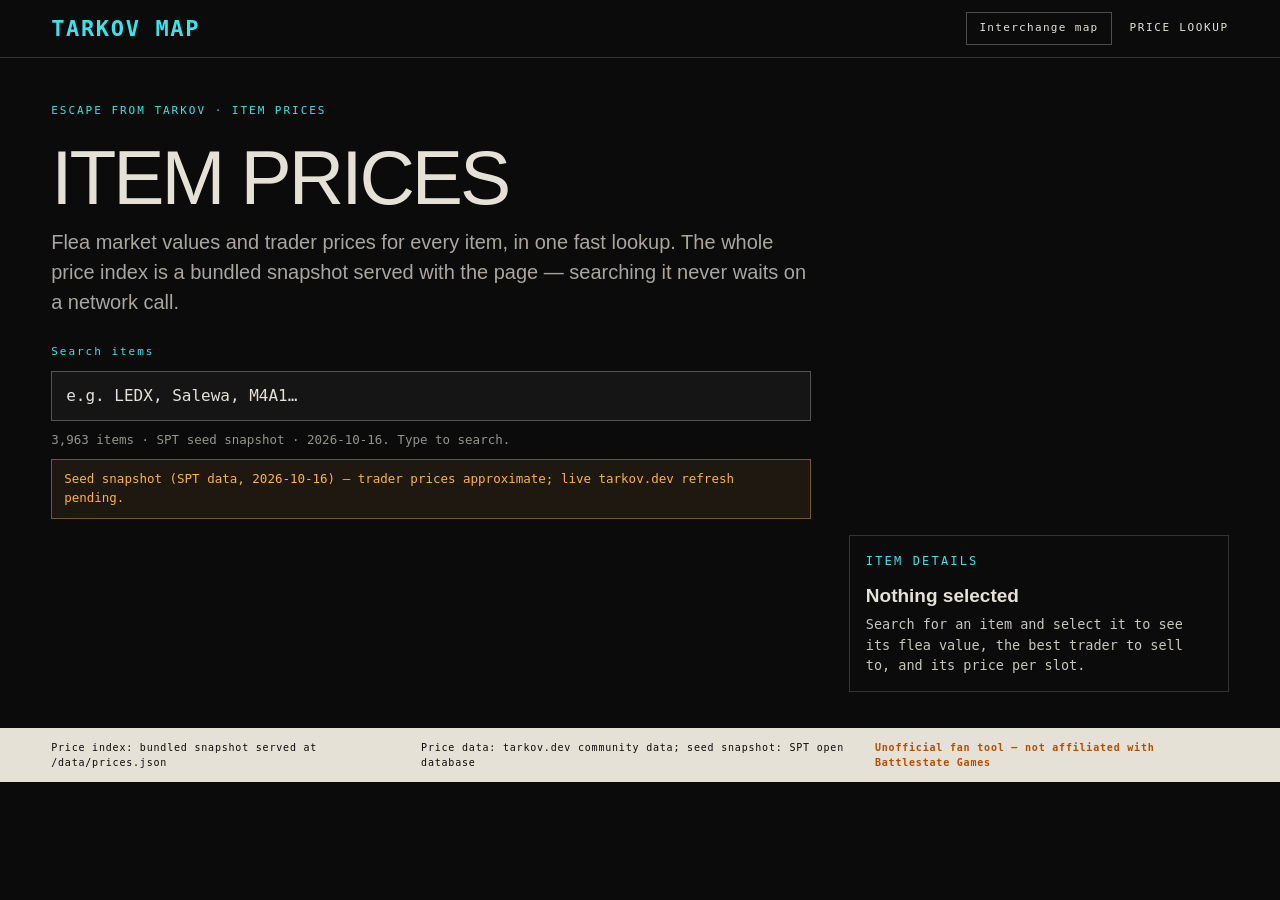
<file: items.html>
<!DOCTYPE html><!-- Rendered with Proa --><html lang="en"><head><meta charset="utf-8"><meta name="viewport" content="width=device-width, initial-scale=1"><meta name="color-scheme" content="dark"><title>Item prices — Tarkov Map</title><link rel="icon" href="static/favicon.svg"><link rel="stylesheet" href="static/styles.css?v=963e912"></head><body><main data-items-page><header class="topbar"><a class="wordmark" href="./">TARKOV MAP</a><nav class="topbar-nav"><a class="topbar-link" href="./">Interchange map</a><span>PRICE LOOKUP</span></nav></header><section class="map-intro"><p class="kicker">ESCAPE FROM TARKOV · ITEM PRICES</p><h1 class="map-title">Item prices</h1><p class="lede">Flea market values and trader prices for every item, in one fast lookup. The whole price index is a bundled snapshot served with the page — searching it never waits on a network call.</p></section><section data-price-app class="price-app"><div class="price-search"><span class="toolbar-label">Search items</span><input id="price-search-input" class="price-search-input" type="search" placeholder="e.g. LEDX, Salewa, M4A1…" aria-label="Search items" autocomplete="off"><p class="price-status" id="price-status">Loading the price index…</p><p class="seed-note" id="seed-note"></p></div><div class="price-layout"><div data-price-results class="price-results" id="price-results"></div><section data-price-detail class="side-panel price-detail" id="price-detail" aria-live="polite"><h2>Item details</h2><div id="price-detail-body"><p class="detail-name" id="price-name">Nothing selected</p><p class="detail-note" id="price-note">Search for an item and select it to see its flea value, the best trader to sell to, and its price per slot.</p></div></section></div></section><footer class="receipt"><span>Price index: bundled snapshot served at /data/prices.json</span><span>Price data: tarkov.dev community data; seed snapshot: SPT open database</span><strong>Unofficial fan tool — not affiliated with Battlestate Games</strong></footer><script src="static/items.js?v=963e912"></script></main></body></html>
</file>
<file: static/styles.css>
/*! tailwindcss v4.1.13 | MIT License | https://tailwindcss.com */
@layer properties;
@layer theme, base, proa-compat, components, utilities;
@layer theme, base, components, utilities;
@layer theme {
  :root, :host {
    --font-sans: ui-sans-serif, system-ui, sans-serif, 'Apple Color Emoji', 'Segoe UI Emoji', 'Segoe UI Symbol',
    'Noto Color Emoji';
    --font-mono: ui-monospace, SFMono-Regular, Menlo, Monaco, Consolas, 'Liberation Mono', 'Courier New',
    monospace;
    --color-white: #fff;
    --spacing: 0.25rem;
    --text-xs: 0.75rem;
    --text-xs--line-height: calc(1 / 0.75);
    --font-weight-bold: 700;
    --default-transition-duration: 150ms;
    --default-transition-timing-function: cubic-bezier(0.4, 0, 0.2, 1);
    --default-font-family: var(--font-sans);
    --default-mono-font-family: var(--font-mono);
  }
}
@layer base {
  *, ::after, ::before, ::backdrop, ::file-selector-button {
    box-sizing: border-box;
    margin: 0;
    padding: 0;
    border: 0 solid;
  }
  html, :host {
    line-height: 1.5;
    -webkit-text-size-adjust: 100%;
    tab-size: 4;
    font-family: var(--default-font-family, ui-sans-serif, system-ui, sans-serif, 'Apple Color Emoji', 'Segoe UI Emoji', 'Segoe UI Symbol', 'Noto Color Emoji');
    font-feature-settings: var(--default-font-feature-settings, normal);
    font-variation-settings: var(--default-font-variation-settings, normal);
    -webkit-tap-highlight-color: transparent;
  }
  hr {
    height: 0;
    color: inherit;
    border-top-width: 1px;
  }
  abbr:where([title]) {
    -webkit-text-decoration: underline dotted;
    text-decoration: underline dotted;
  }
  h1, h2, h3, h4, h5, h6 {
    font-size: inherit;
    font-weight: inherit;
  }
  a {
    color: inherit;
    -webkit-text-decoration: inherit;
    text-decoration: inherit;
  }
  b, strong {
    font-weight: bolder;
  }
  code, kbd, samp, pre {
    font-family: var(--default-mono-font-family, ui-monospace, SFMono-Regular, Menlo, Monaco, Consolas, 'Liberation Mono', 'Courier New', monospace);
    font-feature-settings: var(--default-mono-font-feature-settings, normal);
    font-variation-settings: var(--default-mono-font-variation-settings, normal);
    font-size: 1em;
  }
  small {
    font-size: 80%;
  }
  sub, sup {
    font-size: 75%;
    line-height: 0;
    position: relative;
    vertical-align: baseline;
  }
  sub {
    bottom: -0.25em;
  }
  sup {
    top: -0.5em;
  }
  table {
    text-indent: 0;
    border-color: inherit;
    border-collapse: collapse;
  }
  :-moz-focusring {
    outline: auto;
  }
  progress {
    vertical-align: baseline;
  }
  summary {
    display: list-item;
  }
  ol, ul, menu {
    list-style: none;
  }
  img, svg, video, canvas, audio, iframe, embed, object {
    display: block;
    vertical-align: middle;
  }
  img, video {
    max-width: 100%;
    height: auto;
  }
  button, input, select, optgroup, textarea, ::file-selector-button {
    font: inherit;
    font-feature-settings: inherit;
    font-variation-settings: inherit;
    letter-spacing: inherit;
    color: inherit;
    border-radius: 0;
    background-color: transparent;
    opacity: 1;
  }
  :where(select:is([multiple], [size])) optgroup {
    font-weight: bolder;
  }
  :where(select:is([multiple], [size])) optgroup option {
    padding-inline-start: 20px;
  }
  ::file-selector-button {
    margin-inline-end: 4px;
  }
  ::placeholder {
    opacity: 1;
  }
  @supports (not (-webkit-appearance: -apple-pay-button))  or (contain-intrinsic-size: 1px) {
    ::placeholder {
      color: currentcolor;
      @supports (color: color-mix(in lab, red, red)) {
        color: color-mix(in oklab, currentcolor 50%, transparent);
      }
    }
  }
  textarea {
    resize: vertical;
  }
  ::-webkit-search-decoration {
    -webkit-appearance: none;
  }
  ::-webkit-date-and-time-value {
    min-height: 1lh;
    text-align: inherit;
  }
  ::-webkit-datetime-edit {
    display: inline-flex;
  }
  ::-webkit-datetime-edit-fields-wrapper {
    padding: 0;
  }
  ::-webkit-datetime-edit, ::-webkit-datetime-edit-year-field, ::-webkit-datetime-edit-month-field, ::-webkit-datetime-edit-day-field, ::-webkit-datetime-edit-hour-field, ::-webkit-datetime-edit-minute-field, ::-webkit-datetime-edit-second-field, ::-webkit-datetime-edit-millisecond-field, ::-webkit-datetime-edit-meridiem-field {
    padding-block: 0;
  }
  ::-webkit-calendar-picker-indicator {
    line-height: 1;
  }
  :-moz-ui-invalid {
    box-shadow: none;
  }
  button, input:where([type='button'], [type='reset'], [type='submit']), ::file-selector-button {
    appearance: button;
  }
  ::-webkit-inner-spin-button, ::-webkit-outer-spin-button {
    height: auto;
  }
  [hidden]:where(:not([hidden='until-found'])) {
    display: none !important;
  }
}
@layer utilities {
  .visible {
    visibility: visible;
  }
  .fixed {
    position: fixed;
  }
  .static {
    position: static;
  }
  .container {
    width: 100%;
    @media (width >= 40rem) {
      max-width: 40rem;
    }
    @media (width >= 48rem) {
      max-width: 48rem;
    }
    @media (width >= 64rem) {
      max-width: 64rem;
    }
    @media (width >= 80rem) {
      max-width: 80rem;
    }
    @media (width >= 96rem) {
      max-width: 96rem;
    }
  }
  .block {
    display: block;
  }
  .contents {
    display: contents;
  }
  .grid {
    display: grid;
  }
  .inline {
    display: inline;
  }
  .inline-flex {
    display: inline-flex;
  }
  .transform {
    transform: var(--tw-rotate-x,) var(--tw-rotate-y,) var(--tw-rotate-z,) var(--tw-skew-x,) var(--tw-skew-y,);
  }
  .resize {
    resize: both;
  }
  .items-center {
    align-items: center;
  }
  .justify-center {
    justify-content: center;
  }
  .border {
    border-style: var(--tw-border-style);
    border-width: 1px;
  }
  .border-\[\#3de1e8\] {
    border-color: #3de1e8;
  }
  .border-current {
    border-color: currentcolor;
  }
  .border-white\/20 {
    border-color: color-mix(in srgb, #fff 20%, transparent);
    @supports (color: color-mix(in lab, red, red)) {
      border-color: color-mix(in oklab, var(--color-white) 20%, transparent);
    }
  }
  .bg-\[\#3de1e8\] {
    background-color: #3de1e8;
  }
  .bg-white\/\[0\.035\] {
    background-color: color-mix(in srgb, #fff 3.5000000000000004%, transparent);
    @supports (color: color-mix(in lab, red, red)) {
      background-color: color-mix(in oklab, var(--color-white) 3.5000000000000004%, transparent);
    }
  }
  .p-6 {
    padding: calc(var(--spacing) * 6);
  }
  .px-2 {
    padding-inline: calc(var(--spacing) * 2);
  }
  .px-5 {
    padding-inline: calc(var(--spacing) * 5);
  }
  .py-1 {
    padding-block: calc(var(--spacing) * 1);
  }
  .py-3 {
    padding-block: calc(var(--spacing) * 3);
  }
  .font-mono {
    font-family: var(--font-mono);
  }
  .text-xs {
    font-size: var(--text-xs);
    line-height: var(--tw-leading, var(--text-xs--line-height));
  }
  .text-\[10px\] {
    font-size: 10px;
  }
  .font-bold {
    --tw-font-weight: var(--font-weight-bold);
    font-weight: var(--font-weight-bold);
  }
  .tracking-\[0\.16em\] {
    --tw-tracking: 0.16em;
    letter-spacing: 0.16em;
  }
  .tracking-\[0\.18em\] {
    --tw-tracking: 0.18em;
    letter-spacing: 0.18em;
  }
  .text-\[\#0b0b0c\] {
    color: #0b0b0c;
  }
  .uppercase {
    text-transform: uppercase;
  }
  .shadow {
    --tw-shadow: 0 1px 3px 0 var(--tw-shadow-color, rgb(0 0 0 / 0.1)), 0 1px 2px -1px var(--tw-shadow-color, rgb(0 0 0 / 0.1));
    box-shadow: var(--tw-inset-shadow), var(--tw-inset-ring-shadow), var(--tw-ring-offset-shadow), var(--tw-ring-shadow), var(--tw-shadow);
  }
  .ring {
    --tw-ring-shadow: var(--tw-ring-inset,) 0 0 0 calc(1px + var(--tw-ring-offset-width)) var(--tw-ring-color, currentcolor);
    box-shadow: var(--tw-inset-shadow), var(--tw-inset-ring-shadow), var(--tw-ring-offset-shadow), var(--tw-ring-shadow), var(--tw-shadow);
  }
  .outline {
    outline-style: var(--tw-outline-style);
    outline-width: 1px;
  }
  .filter {
    filter: var(--tw-blur,) var(--tw-brightness,) var(--tw-contrast,) var(--tw-grayscale,) var(--tw-hue-rotate,) var(--tw-invert,) var(--tw-saturate,) var(--tw-sepia,) var(--tw-drop-shadow,);
  }
  .transition {
    transition-property: color, background-color, border-color, outline-color, text-decoration-color, fill, stroke, --tw-gradient-from, --tw-gradient-via, --tw-gradient-to, opacity, box-shadow, transform, translate, scale, rotate, filter, -webkit-backdrop-filter, backdrop-filter, display, content-visibility, overlay, pointer-events;
    transition-timing-function: var(--tw-ease, var(--default-transition-timing-function));
    transition-duration: var(--tw-duration, var(--default-transition-duration));
  }
  .hover\:bg-transparent {
    &:hover {
      @media (hover: hover) {
        background-color: transparent;
      }
    }
  }
  .hover\:text-\[\#3de1e8\] {
    &:hover {
      @media (hover: hover) {
        color: #3de1e8;
      }
    }
  }
}
@layer components {
  :root {
    color-scheme: dark;
    --ink: #0b0b0c;
    --bone: #e5e1d6;
    --cyan: #3de1e8;
    --red: #ff3b30;
  }
  * {
    box-sizing: border-box;
  }
  body {
    margin: 0;
    background: var(--ink);
    color: var(--bone);
    font-family: ui-monospace,SFMono-Regular,Menlo,monospace;
  }
  a {
    color: inherit;
  }
  .topbar {
    height: 58px;
    border-bottom: 1px solid #ffffff2b;
    display: flex;
    align-items: center;
    justify-content: space-between;
    padding: 0 4vw;
    font-size: 11px;
    letter-spacing: .15em;
  }
  .wordmark {
    font-size: 22px;
    font-weight: 900;
    color: var(--cyan);
    text-decoration: none;
  }
  .hero {
    min-height: 62vh;
    padding: 8vh 4vw 6vh;
    display: grid;
    align-content: center;
    background-image: linear-gradient(#ffffff0a 1px,transparent 1px),linear-gradient(90deg,#ffffff0a 1px,transparent 1px);
    background-size: 48px 48px;
  }
  .kicker,.metric-label,.card-eyebrow {
    color: var(--cyan);
    font-size: 11px;
    letter-spacing: .18em;
  }
  .hero h1 {
    max-width: 1050px;
    margin: .4em 0 .25em;
    font-family: Arial,sans-serif;
    font-size: clamp(54px,8vw,124px);
    line-height: .84;
    text-transform: uppercase;
    letter-spacing: -.065em;
  }
  .lede {
    max-width: 760px;
    color: #aaa69e;
    font-family: Arial,sans-serif;
    font-size: 20px;
    line-height: 1.5;
  }
  .badges {
    display: flex;
    gap: 10px;
    flex-wrap: wrap;
    margin-top: 24px;
  }
  .status-pill {
    display: inline-flex;
    align-items: center;
    gap: 8px;
    border: 1px solid #ffffff45;
    padding: 8px 10px;
    font-size: 10px;
    letter-spacing: .12em;
  }
  .status-dot {
    width: 7px;
    height: 7px;
    border-radius: 50%;
    background: var(--cyan);
    box-shadow: 0 0 12px var(--cyan);
  }
  .hero-action {
    margin-top: 28px;
  }
  .metrics {
    display: grid;
    grid-template-columns: repeat(3,1fr);
    border-top: 1px solid #ffffff2b;
  }
  .metric-card {
    min-height: 210px;
    padding: 28px;
    border-right: 1px solid #ffffff2b;
  }
  .metric-card h2,.metric-value {
    font-family: Arial,sans-serif;
    font-size: 40px;
    font-weight: 800;
    margin: 20px 0;
  }
  .metric-note,.metric-card>p:last-child {
    color: #96938c;
    line-height: 1.5;
  }
  .receipt {
    position: sticky;
    bottom: 0;
    display: flex;
    gap: 28px;
    justify-content: flex-end;
    background: var(--bone);
    color: var(--ink);
    padding: 12px 4vw;
    font-size: 10px;
    letter-spacing: .08em;
  }
  .receipt strong {
    color: #b44e00;
  }
  @media (max-width:760px) {
    .metrics {
      grid-template-columns: 1fr;
    }
    .hero h1 {
      font-size: 52px;
    }
    .receipt {
      position: static;
      flex-wrap: wrap;
      justify-content: flex-start;
    }
  }
  .map-intro {
    padding: 5vh 4vw 3vh;
  }
  .map-title {
    margin: .3em 0 .2em;
    font-family: Arial,sans-serif;
    font-size: clamp(40px,6vw,84px);
    line-height: .9;
    text-transform: uppercase;
    letter-spacing: -.04em;
  }
  .map-app {
    padding: 0 4vw 4vh;
  }
  .map-toolbar {
    display: flex;
    align-items: center;
    gap: 16px;
    flex-wrap: wrap;
    margin-bottom: 14px;
  }
  .floor-tabs {
    display: flex;
    align-items: center;
    gap: 8px;
    flex-wrap: wrap;
  }
  .toolbar-label {
    font-size: 11px;
    letter-spacing: .18em;
    color: var(--cyan);
  }
  .floor-tab {
    background: transparent;
    border: 1px solid #ffffff45;
    color: var(--bone);
    font: inherit;
    font-size: 12px;
    letter-spacing: .08em;
    padding: 8px 14px;
    cursor: pointer;
  }
  .floor-tab:hover {
    border-color: var(--cyan);
  }
  .floor-tab.is-active {
    background: var(--cyan);
    color: var(--ink);
    border-color: var(--cyan);
    font-weight: 700;
  }
  .fit-button {
    margin-left: auto;
    background: transparent;
    border: 1px solid #ffffff45;
    color: var(--bone);
    font: inherit;
    font-size: 12px;
    letter-spacing: .12em;
    padding: 8px 18px;
    cursor: pointer;
  }
  .fit-button:hover {
    border-color: var(--cyan);
    color: var(--cyan);
  }
  .map-layout {
    display: grid;
    grid-template-columns: 1fr 300px;
    gap: 16px;
    align-items: start;
  }
  .map-stage {
    position: relative;
    height: min(72vh,760px);
    min-height: 420px;
    border: 1px solid #ffffff2b;
    background: #141f18;
    overflow: hidden;
    touch-action: none;
    cursor: grab;
  }
  .map-stage:active {
    cursor: grabbing;
  }
  .map-stage svg {
    width: 100%;
    height: 100%;
    display: block;
  }
  .map-side {
    display: flex;
    flex-direction: column;
    gap: 16px;
  }
  .side-panel {
    border: 1px solid #ffffff2b;
    padding: 16px;
  }
  .side-panel h2 {
    margin: 0 0 12px;
    font-size: 12px;
    letter-spacing: .18em;
    color: var(--cyan);
    text-transform: uppercase;
  }
  .layer-list {
    display: flex;
    flex-direction: column;
    gap: 8px;
  }
  .layer-toggle {
    display: flex;
    align-items: center;
    gap: 8px;
    font-size: 13px;
    cursor: pointer;
  }
  .layer-toggle input {
    accent-color: var(--cyan);
  }
  .layer-count {
    margin-left: auto;
    color: #96938c;
    font-size: 12px;
  }
  .detail-name {
    font-family: Arial,sans-serif;
    font-size: 19px;
    font-weight: 700;
    margin: 0 0 4px;
  }
  .detail-meta {
    color: var(--cyan);
    font-size: 11px;
    letter-spacing: .1em;
    text-transform: uppercase;
    margin: 0 0 8px;
    min-height: 14px;
  }
  .detail-note {
    color: #c9c5bb;
    line-height: 1.5;
    margin: 0;
    font-size: 13.5px;
  }
  .extract-list {
    list-style: none;
    margin: 0;
    padding: 0;
    display: flex;
    flex-direction: column;
    gap: 10px;
  }
  .extract-link {
    background: none;
    border: none;
    color: var(--bone);
    font: inherit;
    font-size: 14px;
    font-weight: 700;
    cursor: pointer;
    padding: 0;
    text-align: left;
  }
  .extract-link:hover {
    color: var(--cyan);
  }
  .extract-note {
    color: #96938c;
    font-size: 12.5px;
    line-height: 1.45;
    margin: 2px 0 0;
  }
  .map-note {
    color: #96938c;
    font-size: 12px;
    margin-top: 12px;
  }
  .map-stage svg .land {
    fill: #4c6b3c;
  }
  .map-stage svg .trees {
    fill: #2f5233;
  }
  .map-stage svg .rock {
    fill: #8e8d84;
  }
  .map-stage svg .water {
    fill: #38618f;
  }
  .map-stage svg .cement {
    fill: #aeb2b5;
  }
  .map-stage svg .tarmac {
    fill: #5f666d;
  }
  .map-stage svg .gravel {
    fill: #8a6f4d;
  }
  .map-stage svg .wood {
    fill: #6e4f2a;
  }
  .map-stage svg .building {
    fill: #43484e;
  }
  .map-stage svg .structure {
    fill: #555a5e;
  }
  .map-stage svg .floor {
    fill: #7d838a;
  }
  .map-stage svg .locked {
    fill: #4a5563;
  }
  .map-stage svg .stairs {
    fill: #e8b93c;
  }
  .map-stage svg .fence {
    stroke: #a8bf9f;
  }
  .map-stage svg .road_tarmac {
    stroke: #a7adb3;
  }
  .map-stage svg .road_gravel {
    stroke: #96754a;
  }
  .map-stage svg .railroad {
    stroke: #8a5a40;
  }
  .map-stage svg .powerline {
    stroke: #e6c93f;
  }
  .map-stage svg .danger {
    fill: #e5322d;
    fill-opacity: .34;
    stroke: #e5322d;
  }
  .map-stage svg #First_Floor .floor {
    fill: #82888f;
  }
  .map-stage svg #First_Floor .building {
    fill: #33373d;
  }
  .map-stage svg #Second_Floor .floor {
    fill: #787e86;
  }
  .map-stage svg #Second_Floor .building {
    fill: #2e3238;
  }
  .map-stage svg #Ground_Level .building {
    fill: #494f57;
  }
  .map-stage svg .land path {
    fill: #55773f;
  }
  .map-stage svg .trees path {
    fill: #2f5233;
  }
  .map-stage svg .rock path {
    fill: #8e8d84;
  }
  .map-stage svg .water path {
    fill: #38618f;
  }
  .map-stage svg .cement path {
    fill: #aeb2b5;
  }
  .map-stage svg .tarmac path {
    fill: #5f666d;
  }
  .map-stage svg .gravel path {
    fill: #8a6f4d;
  }
  .map-stage svg .wood path {
    fill: #6e4f2a;
  }
  .map-stage svg .building path {
    fill: #43484e;
  }
  .map-stage svg .structure path {
    fill: #555a5e;
  }
  .map-stage svg .floor path {
    fill: #7d838a;
  }
  .map-stage svg .locked path {
    fill: #4a5563;
  }
  .map-stage svg .stairs path {
    fill: #e8b93c;
  }
  .map-stage svg #First_Floor .floor path {
    fill: #82888f;
  }
  .map-stage svg #First_Floor .building path {
    fill: #33373d;
  }
  .map-stage svg #Second_Floor .floor path {
    fill: #787e86;
  }
  .map-stage svg #Second_Floor .building path {
    fill: #2e3238;
  }
  .map-stage svg #Ground_Level .building path {
    fill: #494f57;
  }
  .map-stage svg .road_tarmac path {
    stroke: #a7adb3;
  }
  .map-stage svg .road_gravel path {
    stroke: #96754a;
  }
  .map-stage svg .railroad path {
    stroke: #8a5a40;
  }
  .map-stage svg .powerline path {
    stroke: #e6c93f;
  }
  .map-stage svg .fence path {
    stroke: #a8bf9f;
  }
  .map-stage svg[data-zoom="far"] .map-label {
    font-size: 11.5px;
    opacity: .72;
  }
  .marker {
    cursor: pointer;
  }
  .marker .hit {
    fill: transparent;
  }
  .marker:hover .hit {
    fill: #ffffff1f;
  }
  .marker .pin {
    stroke: #101314;
    stroke-width: 1.1;
  }
  .marker:hover .pin {
    stroke: #ffffff;
    stroke-width: 1.8;
  }
  .marker .pin-shadow {
    fill: #000;
    opacity: .32;
  }
  .marker .pin-icon {
    stroke: #fff;
    stroke-width: 1.7;
    fill: none;
    stroke-linecap: round;
    stroke-linejoin: round;
    pointer-events: none;
  }
  .marker .pin-icon-fill {
    fill: #fff;
    stroke: none;
    pointer-events: none;
  }
  .marker.cat-extract .pin {
    fill: #00c853;
  }
  .marker.cat-transit .pin {
    fill: #e53500;
  }
  .marker.cat-pmc_spawn .pin {
    fill: #29b6d8;
  }
  .marker.cat-scav_spawn .pin {
    fill: #f5a623;
  }
  .marker.cat-boss .pin {
    fill: #e5322d;
  }
  .marker.cat-lock .pin {
    fill: #9b6dd6;
  }
  .marker.cat-switch .pin {
    fill: #e6c619;
  }
  .marker.cat-hazard .pin {
    fill: #ef6c2a;
  }
  .marker.cat-loot .pin {
    fill: #7d8894;
  }
  .marker.is-selected .pin {
    stroke: #ffffff;
    stroke-width: 2.2;
  }
  .marker .badge {
    fill: #39424c;
    stroke: #e5e1d6;
    stroke-width: 1.2;
  }
  .marker:hover .badge {
    stroke: #ffffff;
    stroke-width: 1.8;
  }
  .cluster-count {
    fill: #fff;
    font-family: ui-monospace,Menlo,monospace;
    font-size: 9.5px;
    font-weight: 700;
    pointer-events: none;
  }
  .map-label {
    fill: #f5f2e9;
    font-family: Arial,sans-serif;
    font-size: 14px;
    font-weight: 700;
    letter-spacing: .01em;
    paint-order: stroke;
    stroke: #0b0b0cd9;
    stroke-width: 3.5px;
    pointer-events: none;
  }
  @keyframes marker-pulse {
    0% {
      opacity: 1;
    }
    50% {
      opacity: .45;
    }
    100% {
      opacity: 1;
    }
  }
  .marker.cat-extract .pin {
    animation: marker-pulse 2.2s ease-in-out infinite;
  }
  @media (max-width:900px) {
    .map-layout {
      grid-template-columns: 1fr;
    }
    .map-stage {
      height: 56vh;
      min-height: 340px;
    }
    .fit-button {
      margin-left: 0;
    }
  }
  .topbar-nav {
    display: flex;
    align-items: center;
    gap: 18px;
  }
  .topbar-link {
    border: 1px solid #ffffff45;
    padding: 7px 12px;
    text-decoration: none;
    font-size: 11px;
    letter-spacing: .12em;
  }
  .topbar-link:hover {
    border-color: var(--cyan);
    color: var(--cyan);
  }
  .price-app {
    padding: 0 4vw 4vh;
  }
  .price-search {
    display: flex;
    flex-direction: column;
    gap: 10px;
    max-width: 760px;
    margin-bottom: 16px;
  }
  .price-search-input {
    background: #ffffff0a;
    border: 1px solid #ffffff45;
    color: var(--bone);
    font: inherit;
    font-size: 16px;
    padding: 12px 14px;
    width: 100%;
  }
  .price-search-input:focus {
    outline: none;
    border-color: var(--cyan);
  }
  .price-status {
    color: #96938c;
    font-size: 12.5px;
    margin: 0;
  }
  .seed-note {
    color: #ffb340;
    border: 1px solid #ffb34066;
    background: #ffb34014;
    font-size: 12.5px;
    line-height: 1.5;
    margin: 0;
    padding: 10px 12px;
  }
  .seed-note:empty {
    display: none;
  }
  .price-layout {
    display: grid;
    grid-template-columns: 1fr 380px;
    gap: 16px;
    align-items: start;
  }
  .price-results {
    display: flex;
    flex-direction: column;
    gap: 8px;
    min-height: 120px;
  }
  .price-no-results {
    color: #96938c;
    font-size: 13.5px;
    margin: 4px 0;
  }
  .price-result {
    display: flex;
    align-items: center;
    justify-content: space-between;
    gap: 12px;
    background: transparent;
    border: 1px solid #ffffff2b;
    color: var(--bone);
    font: inherit;
    padding: 10px 12px;
    cursor: pointer;
    text-align: left;
    width: 100%;
  }
  .price-result:hover {
    border-color: var(--cyan);
  }
  .price-result.is-active {
    border-color: var(--cyan);
    background: #3de1e814;
  }
  .price-result-main {
    display: flex;
    flex-direction: column;
    gap: 2px;
    min-width: 0;
  }
  .price-result-name {
    font-family: Arial,sans-serif;
    font-size: 14.5px;
    font-weight: 700;
    white-space: nowrap;
    overflow: hidden;
    text-overflow: ellipsis;
  }
  .price-result-sub {
    color: #96938c;
    font-size: 11.5px;
    letter-spacing: .06em;
  }
  .price-result-price {
    color: var(--cyan);
    font-size: 13px;
    white-space: nowrap;
  }
  .price-detail {
    position: sticky;
    top: 16px;
  }
  .price-icon {
    max-width: 96px;
    max-height: 96px;
    margin: 4px 0 8px;
  }
  .price-section {
    margin-top: 14px;
  }
  .price-section-title {
    margin: 0 0 8px;
    font-size: 11px;
    letter-spacing: .16em;
    color: var(--cyan);
    text-transform: uppercase;
  }
  .price-row {
    display: flex;
    justify-content: space-between;
    gap: 12px;
    padding: 4px 0;
    border-bottom: 1px solid #ffffff14;
    font-size: 13.5px;
  }
  .price-row:last-child {
    border-bottom: none;
  }
  .price-row-label {
    color: #c9c5bb;
  }
  .price-row-value {
    font-weight: 700;
    white-space: nowrap;
  }
  .price-row-value.is-up {
    color: #00c853;
  }
  .price-row-value.is-down {
    color: var(--red);
  }
  .price-best {
    margin-top: 14px;
    border: 1px solid var(--cyan);
    background: #3de1e814;
    padding: 10px 12px;
  }
  .price-best-text {
    color: var(--cyan);
    font-size: 14px;
    font-weight: 700;
  }
  .price-verdict {
    margin: 12px 0 0;
    font-size: 14px;
    line-height: 1.5;
    color: var(--bone);
  }
  @media (max-width:900px) {
    .price-layout {
      grid-template-columns: 1fr;
    }
    .price-detail {
      position: static;
    }
  }
}
@property --tw-rotate-x {
  syntax: "*";
  inherits: false;
}
@property --tw-rotate-y {
  syntax: "*";
  inherits: false;
}
@property --tw-rotate-z {
  syntax: "*";
  inherits: false;
}
@property --tw-skew-x {
  syntax: "*";
  inherits: false;
}
@property --tw-skew-y {
  syntax: "*";
  inherits: false;
}
@property --tw-border-style {
  syntax: "*";
  inherits: false;
  initial-value: solid;
}
@property --tw-font-weight {
  syntax: "*";
  inherits: false;
}
@property --tw-tracking {
  syntax: "*";
  inherits: false;
}
@property --tw-shadow {
  syntax: "*";
  inherits: false;
  initial-value: 0 0 #0000;
}
@property --tw-shadow-color {
  syntax: "*";
  inherits: false;
}
@property --tw-shadow-alpha {
  syntax: "<percentage>";
  inherits: false;
  initial-value: 100%;
}
@property --tw-inset-shadow {
  syntax: "*";
  inherits: false;
  initial-value: 0 0 #0000;
}
@property --tw-inset-shadow-color {
  syntax: "*";
  inherits: false;
}
@property --tw-inset-shadow-alpha {
  syntax: "<percentage>";
  inherits: false;
  initial-value: 100%;
}
@property --tw-ring-color {
  syntax: "*";
  inherits: false;
}
@property --tw-ring-shadow {
  syntax: "*";
  inherits: false;
  initial-value: 0 0 #0000;
}
@property --tw-inset-ring-color {
  syntax: "*";
  inherits: false;
}
@property --tw-inset-ring-shadow {
  syntax: "*";
  inherits: false;
  initial-value: 0 0 #0000;
}
@property --tw-ring-inset {
  syntax: "*";
  inherits: false;
}
@property --tw-ring-offset-width {
  syntax: "<length>";
  inherits: false;
  initial-value: 0px;
}
@property --tw-ring-offset-color {
  syntax: "*";
  inherits: false;
  initial-value: #fff;
}
@property --tw-ring-offset-shadow {
  syntax: "*";
  inherits: false;
  initial-value: 0 0 #0000;
}
@property --tw-outline-style {
  syntax: "*";
  inherits: false;
  initial-value: solid;
}
@property --tw-blur {
  syntax: "*";
  inherits: false;
}
@property --tw-brightness {
  syntax: "*";
  inherits: false;
}
@property --tw-contrast {
  syntax: "*";
  inherits: false;
}
@property --tw-grayscale {
  syntax: "*";
  inherits: false;
}
@property --tw-hue-rotate {
  syntax: "*";
  inherits: false;
}
@property --tw-invert {
  syntax: "*";
  inherits: false;
}
@property --tw-opacity {
  syntax: "*";
  inherits: false;
}
@property --tw-saturate {
  syntax: "*";
  inherits: false;
}
@property --tw-sepia {
  syntax: "*";
  inherits: false;
}
@property --tw-drop-shadow {
  syntax: "*";
  inherits: false;
}
@property --tw-drop-shadow-color {
  syntax: "*";
  inherits: false;
}
@property --tw-drop-shadow-alpha {
  syntax: "<percentage>";
  inherits: false;
  initial-value: 100%;
}
@property --tw-drop-shadow-size {
  syntax: "*";
  inherits: false;
}
@layer properties {
  @supports ((-webkit-hyphens: none) and (not (margin-trim: inline))) or ((-moz-orient: inline) and (not (color:rgb(from red r g b)))) {
    *, ::before, ::after, ::backdrop {
      --tw-rotate-x: initial;
      --tw-rotate-y: initial;
      --tw-rotate-z: initial;
      --tw-skew-x: initial;
      --tw-skew-y: initial;
      --tw-border-style: solid;
      --tw-font-weight: initial;
      --tw-tracking: initial;
      --tw-shadow: 0 0 #0000;
      --tw-shadow-color: initial;
      --tw-shadow-alpha: 100%;
      --tw-inset-shadow: 0 0 #0000;
      --tw-inset-shadow-color: initial;
      --tw-inset-shadow-alpha: 100%;
      --tw-ring-color: initial;
      --tw-ring-shadow: 0 0 #0000;
      --tw-inset-ring-color: initial;
      --tw-inset-ring-shadow: 0 0 #0000;
      --tw-ring-inset: initial;
      --tw-ring-offset-width: 0px;
      --tw-ring-offset-color: #fff;
      --tw-ring-offset-shadow: 0 0 #0000;
      --tw-outline-style: solid;
      --tw-blur: initial;
      --tw-brightness: initial;
      --tw-contrast: initial;
      --tw-grayscale: initial;
      --tw-hue-rotate: initial;
      --tw-invert: initial;
      --tw-opacity: initial;
      --tw-saturate: initial;
      --tw-sepia: initial;
      --tw-drop-shadow: initial;
      --tw-drop-shadow-color: initial;
      --tw-drop-shadow-alpha: 100%;
      --tw-drop-shadow-size: initial;
    }
  }
}
</file>
